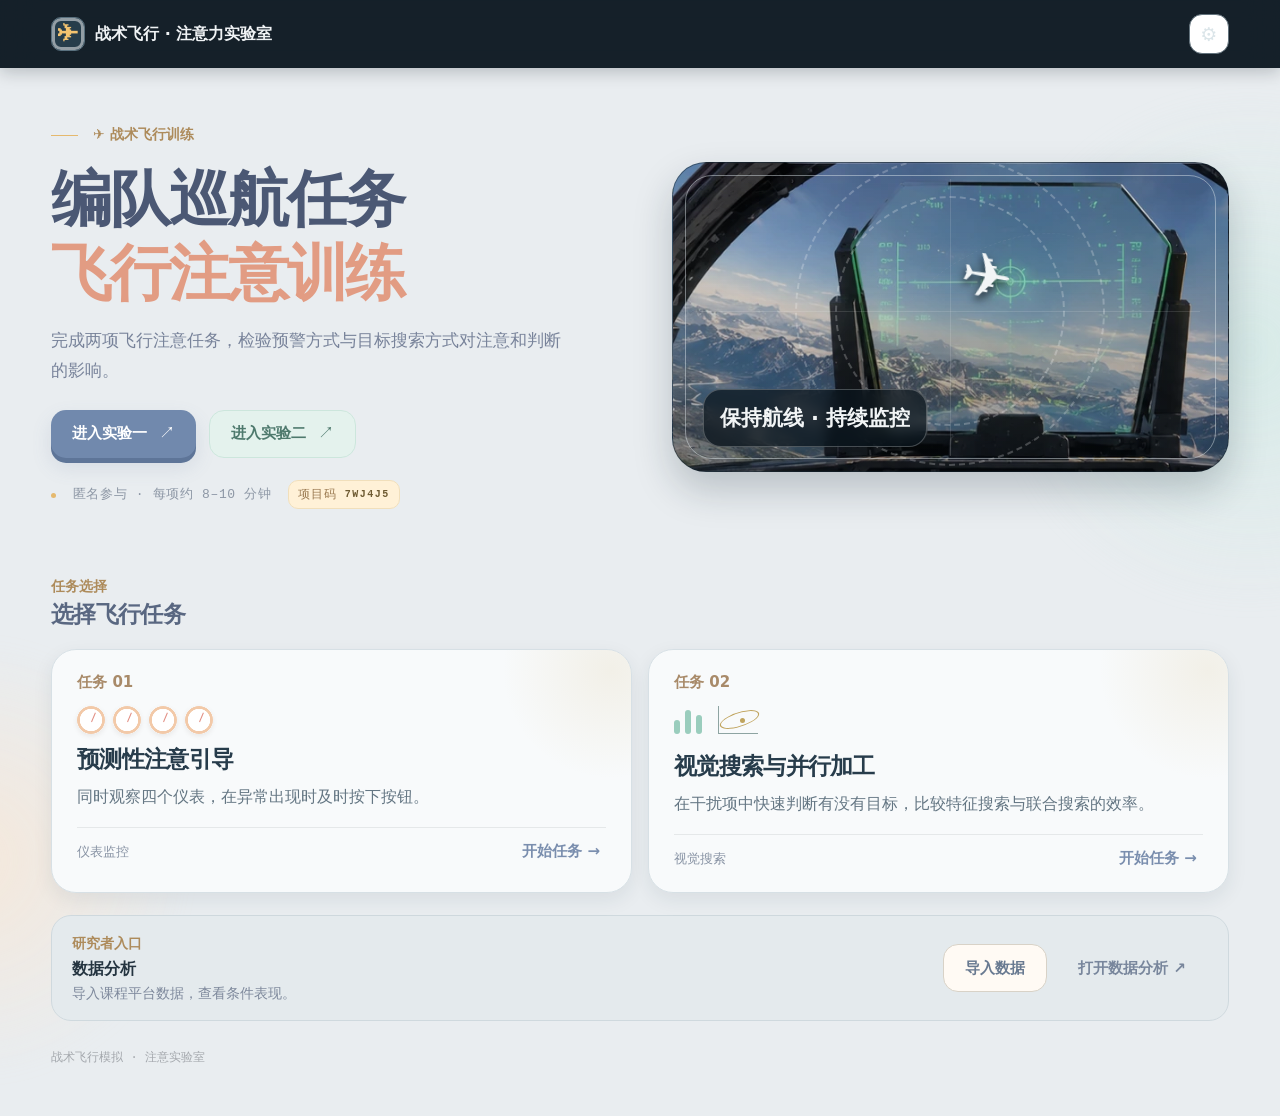
<file: 曾琦霁-202411998306-第二次作业/index.html>
<!doctype html>
<html lang="zh-CN">
<head>
  <meta charset="utf-8">
  <meta name="viewport" content="width=device-width, initial-scale=1">
  <meta name="theme-color" content="#fffaf2">
  <title>NORTHSTAR｜前线飞行注意实验室</title>
  <link rel="icon" href="data:,">
  <link rel="stylesheet" href="styles.css">
</head>
<body>
  <div class="ambient ambient-a"></div><div class="ambient ambient-b"></div>
  <header class="topbar">
    <a class="brand" href="#home" aria-label="返回首页" id="brandHome">
      <span class="brand-mark">✈</span>
      <span><strong>战术飞行 · 注意力实验室</strong></span>
    </a>
    <div class="topbar-right">
      <span class="protocol-label"><i class="status-dot"></i> TACTICAL FLIGHT TRAINING</span>
      <button class="icon-button" id="settingsBtn" title="项目设置" aria-label="项目设置">⚙</button>
    </div>
  </header>

  <main id="appMain">
    <!-- HOME -->
    <section class="screen active" id="screen-home">
      <div class="hero-grid">
        <div class="hero-copy">
          <div class="eyebrow"><span class="eyebrow-line"></span> ✈ 战术飞行训练</div>
          <h1>编队巡航任务<br><em>飞行注意训练</em></h1>
          <p class="hero-lede">完成两项飞行注意任务，检验预警方式与目标搜索方式对注意和判断的影响。</p>
          <div class="hero-actions">
            <button class="btn btn-primary" id="startMonitoring"><span>进入实验一</span><b>↗</b></button>
            <button class="btn btn-secondary" id="startSearch"><span>进入实验二</span><b>↗</b></button>
          </div>
          <div class="hero-footnote"><span class="micro-dot"></span> 匿名参与 · 每项约 8–10 分钟 <span class="project-code-inline">项目码 <b>7WJ4J5</b></span></div>
        </div>
        <div class="hero-visual" aria-hidden="true">
          <div class="radar-ring ring-one"></div><div class="radar-ring ring-two"></div>
          <div class="radar-cross cross-x"></div><div class="radar-cross cross-y"></div>
          <div class="flight-path"></div>
          <div class="hero-plane">✈</div>
          
          
          <div class="hero-visual-caption"><strong>保持航线 · 持续监控</strong></div>
        </div>
      </div>

      <div class="section-heading"><div><span class="eyebrow">任务选择</span><h2>选择飞行任务</h2></div></div>
      <div class="study-grid">
        <article class="study-card study-card-one">
          <div class="study-number">任务 01</div>
          <div class="study-visual mini-gauges"><div class="mini-gauge"><i></i></div><div class="mini-gauge"><i></i></div><div class="mini-gauge"><i></i></div><div class="mini-gauge"><i></i></div></div>
          <h3>预测性注意引导</h3>
          <p>同时观察四个仪表，在异常出现时及时按下按钮。</p>
          <div class="card-bottom"><span>仪表监控</span><button class="text-link" id="cardMonitoring">开始任务 →</button></div>
        </article>
        <article class="study-card study-card-two">
          <div class="study-number">任务 02</div>
          <div class="study-visual mini-display"><div class="mini-bars"><i></i><i></i><i></i></div><div class="mini-plot"><b></b></div></div>
          <h3>视觉搜索与并行加工</h3>
          <p>在干扰项中快速判断有没有目标，比较特征搜索与联合搜索的效率。</p>
          <div class="card-bottom"><span>视觉搜索</span><button class="text-link" id="cardSearch">开始任务 →</button></div>
        </article>
      </div>

      <div class="bottom-tools">
        <div class="tool-copy"><span class="eyebrow">研究者入口</span><strong>数据分析</strong><small>导入课程平台数据，查看条件表现。</small></div>
        <div class="tool-actions"><label class="btn btn-outline file-button">导入数据<input type="file" id="importData" accept=".csv,.json,application/json,text/csv"></label><button class="btn btn-quiet" id="openResults">打开数据分析 ↗</button></div>
      </div>
      <footer class="footer"><span>战术飞行模拟 · 注意实验室</span></footer>
    </section>

    <!-- SETUP -->
    <section class="screen" id="screen-setup">
      <div class="page-heading"><button class="back-link" id="backHome">← 返回任务选择</button><span class="eyebrow">出发前准备</span><h1 id="setupTitle">开始实验</h1><p id="setupSubtitle">请先填写匿名编号并阅读知情同意。</p></div>
      <div class="setup-layout">
        <div class="setup-main panel">
          <div class="panel-heading"><span class="step-index">01</span><div><h2>参与者信息</h2><p>只填写匿名编号，不要填写姓名或学号。</p></div></div>
          <label class="field-label" for="participantId">匿名被试编号 <span>必填</span></label>
          <input class="text-input" id="participantId" maxlength="20" placeholder="例如 P01 / S001" autocomplete="off">
          <div class="field-hint">两个实验请使用同一个编号。</div>
          <div class="divider"></div>
          <div class="panel-heading"><span class="step-index">02</span><div><h2>知情同意</h2><p>请阅读后自主决定是否参加。</p></div></div>
          <div class="consent-copy">
            <p>这是工程心理学课程注意实验。系统会记录匿名编号、任务选择和反应时间。参加完全自愿，你可以随时退出。</p>
            <p>本实验不使用摄像头，也不需要安装任何插件或额外设备，在普通电脑浏览器中即可完成。</p>
          </div>
          <label class="check-row"><input type="checkbox" id="consentCheck"><span><strong>我已阅读上述说明，自愿参加本次实验。</strong><small>必选后才能继续</small></span></label>
          <div class="field-label project-code-label">课程数据项目码 <span>已预设</span></div>
          <input class="text-input" id="projectCode" maxlength="6" value="7WJ4J5" readonly autocomplete="off">
          <div class="field-hint">本项目已配置项目码 7WJ4J5。下载密钥仅供研究者在课程收数页面下载数据，绝不能写入网页或 GitHub。</div>
          <button class="btn btn-primary btn-wide" id="continueSetup">继续 <b>→</b></button>
          <div class="form-error" id="setupError" role="alert"></div>
        </div>
        <aside class="setup-aside">
          <div class="aside-card aside-dark"><span class="eyebrow">出发前小贴士</span><div class="aside-stat"><strong id="setupDuration">07–10</strong><span>分钟左右</span></div><p>请使用电脑完成任务，保持坐姿稳定。开始前会有练习。</p><div class="aside-list"><span>① <b>阅读说明</b></span><span>② <b>练习操作</b></span><span>③ <b>完成任务</b></span></div></div>
          <div class="aside-note"><span class="tiny-shield">◇</span><div><strong>隐私提示</strong><p>本程序不会要求姓名或学号。项目下载密钥不写入前端。</p></div></div>
        </aside>
      </div>
    </section>

    <!-- BRIEFING -->
    <section class="screen" id="screen-briefing">
      <div class="briefing-header"><button class="back-link" id="briefingBack">← 返回</button><span class="eyebrow" id="briefingCode">任务说明</span></div>
      <div class="briefing-grid"><div class="briefing-copy"><h1 id="briefingTitle">飞行前简报</h1><p class="briefing-lede" id="briefingLead"></p><div class="briefing-instructions" id="briefingInstructions"></div><div class="briefing-actions"><button class="btn btn-primary" id="beginExperiment">开始实验 <b>→</b></button></div><p class="field-hint" id="briefingFootnote">确认后进入正式任务，开始前会先进行练习。</p></div><div class="briefing-side" id="briefingSide"></div></div>
    </section>

    <!-- TASK -->
    <section class="screen" id="screen-task">
      <div class="task-topline"><div class="task-brand"><span class="brand-mark small" id="taskBrandMark">✈</span><div><b id="taskBrandTitle">战机编队训练</b><small id="taskSubline">请看好仪表</small></div></div><div class="task-metadata"><span id="taskCondition">条件 A</span><span id="taskCounter">第 1 / 48 次</span></div></div>
      <div class="task-progress"><div id="taskProgressBar"></div></div>
      <div class="flightdeck-scene" id="flightdeckScene">
        <canvas id="cockpit3d" aria-hidden="true"></canvas>
        <div class="windshield"><div class="windshield-sky"><div class="sky-glow"></div><div class="sky-cloud cloud-a"></div><div class="sky-cloud cloud-b"></div><div class="horizon-line"></div><div class="distant-land"></div></div><div class="window-frame frame-left"></div><div class="window-frame frame-right"></div><div class="window-frame frame-top"></div></div>
        <div class="cockpit-canopy canopy-left"></div><div class="cockpit-canopy canopy-right"></div>
        <div class="flightdeck-status"><span class="status-pill"><i class="status-dot"></i><b id="liveStatus">正在监控</b></span><span class="altitude-readout" id="missionClock">航段 00 s</span></div><div class="ambient-event" id="ambientEvent" aria-live="polite"></div>
        <div class="instrument-console" id="instrumentConsole">
          <div class="console-top"><span id="consoleTitle">仪表监控</span><span id="searchLegend" class="rule-hint" hidden>目标：<i class="legend-swatch" data-color="red" data-orient="v"></i> 红色竖条</span></div>
          <div class="gauge-grid" id="gaugeGrid">
            <article class="gauge-card aoi" data-aoi="airspeed"><div class="gauge-head"><span class="gauge-index">01</span><span class="gauge-name">空速</span><span class="gauge-unit">KT</span></div><div class="gauge-body"><div class="dial-wrap"><svg class="dial-svg" viewBox="0 0 180 180" aria-hidden="true"><circle class="dial-rim" cx="90" cy="90" r="82"/><circle class="dial-face" cx="90" cy="90" r="74"/><path class="dial-scale" d="M31 132 A72 72 0 1 1 149 132"/><line class="dial-tick tick-low"/><line class="dial-tick tick-high"/><g class="dial-labels"><text class="tick-low-label"/><text class="tick-high-label"/></g><line class="dial-needle" x1="90" y1="96" x2="90" y2="31"/><circle class="dial-hub" cx="90" cy="96" r="7"/></svg></div><div class="gauge-reading"><strong id="value-airspeed">250</strong><small>正常 190–310</small></div></div></article>
            <article class="gauge-card aoi" data-aoi="altitude"><div class="gauge-head"><span class="gauge-index">02</span><span class="gauge-name">高度</span><span class="gauge-unit">FT</span></div><div class="gauge-body"><div class="dial-wrap"><svg class="dial-svg" viewBox="0 0 180 180" aria-hidden="true"><circle class="dial-rim" cx="90" cy="90" r="82"/><circle class="dial-face" cx="90" cy="90" r="74"/><path class="dial-scale" d="M31 132 A72 72 0 1 1 149 132"/><line class="dial-tick tick-low"/><line class="dial-tick tick-high"/><g class="dial-labels"><text class="tick-low-label"/><text class="tick-high-label"/></g><line class="dial-needle" x1="90" y1="96" x2="90" y2="31"/><circle class="dial-hub" cx="90" cy="96" r="7"/></svg></div><div class="gauge-reading"><strong id="value-altitude">5000</strong><small>正常 3600–6400</small></div></div></article>
            <article class="gauge-card aoi" data-aoi="bank"><div class="gauge-head"><span class="gauge-index">03</span><span class="gauge-name">横滚角</span><span class="gauge-unit">DEG</span></div><div class="gauge-body"><div class="dial-wrap"><svg class="dial-svg" viewBox="0 0 180 180" aria-hidden="true"><circle class="dial-rim" cx="90" cy="90" r="82"/><circle class="dial-face" cx="90" cy="90" r="74"/><path class="dial-scale" d="M31 132 A72 72 0 1 1 149 132"/><line class="dial-tick tick-low"/><line class="dial-tick tick-high"/><g class="dial-labels"><text class="tick-low-label"/><text class="tick-high-label"/></g><line class="dial-needle" x1="90" y1="96" x2="90" y2="31"/><circle class="dial-hub" cx="90" cy="96" r="7"/></svg></div><div class="gauge-reading"><strong id="value-bank">0</strong><small>正常 −18°至+18°</small></div></div></article>
            <article class="gauge-card aoi" data-aoi="temperature"><div class="gauge-head"><span class="gauge-index">04</span><span class="gauge-name">发动机温度</span><span class="gauge-unit">°C</span></div><div class="gauge-body"><div class="dial-wrap"><svg class="dial-svg" viewBox="0 0 180 180" aria-hidden="true"><circle class="dial-rim" cx="90" cy="90" r="82"/><circle class="dial-face" cx="90" cy="90" r="74"/><path class="dial-scale" d="M31 132 A72 72 0 1 1 149 132"/><line class="dial-tick tick-low"/><line class="dial-tick tick-high"/><g class="dial-labels"><text class="tick-low-label"/><text class="tick-high-label"/></g><line class="dial-needle" x1="90" y1="96" x2="90" y2="31"/><circle class="dial-hub" cx="90" cy="96" r="7"/></svg></div><div class="gauge-reading"><strong id="value-temperature">680</strong><small>正常 560–790</small></div></div></article>
          </div>
          <div class="search-stage" id="searchStage" hidden>
            <div class="search-head">
              <span class="search-phase" id="searchPhase">准备</span>
            </div>
            <div class="search-field" id="searchField" role="img" aria-label="视觉搜索区域">
              <div class="search-fixation" aria-hidden="true">+</div>
            </div>
          </div>
        </div>
      </div>
      <div class="task-control-bar">
        <div class="task-instruction"><span class="control-label">现在要做</span><strong id="taskPrompt">持续监控四个仪表。</strong><small id="taskSubPrompt">只有仪表数值越过红色阈值时，才报告异常。</small></div>
        <div class="task-response" id="monitorResponse"><div class="response-hint"><kbd>空格</kbd> 或点击</div><button class="btn btn-alert" id="reportAnomaly">报告异常！</button></div>
        <div class="task-response search-response" id="searchResponse" hidden>
          <div class="response-hint"><kbd>F</kbd> 有目标 <kbd>J</kbd> 无目标</div>
          <div class="response-options" id="searchOptions">
            <button class="response-option" data-value="present" disabled>有目标</button>
            <button class="response-option" data-value="absent" disabled>无目标</button>
          </div>
        </div>
      </div>
      <div class="task-footer"><span id="taskParticipant">PARTICIPANT —</span><button id="exitExperiment" class="abort-link">退出实验</button></div>
    </section>

    <!-- BLOCK BREAK -->
    <section class="screen" id="screen-break">
      <div class="break-card panel"><span class="eyebrow">休息一下</span><div class="break-icon">✈</div><h1 id="breakTitle">阶段完成</h1><p id="breakMessage">请稍作休息，下一阶段即将开始。</p><div class="break-progress" id="breakProgress"></div><button type="button" class="btn btn-primary" id="continueBlock">开始下一组 →</button></div>
    </section>

    <!-- RESULTS -->
    <section class="screen" id="screen-session-results">
      <div class="results-head"><span class="eyebrow">本次结果</span><h1 id="sessionResultTitle">任务完成</h1><p id="sessionResultText">本次实验记录已生成。</p></div>
      <div class="result-stats" id="sessionStats"></div>
      <div class="session-model" id="sessionModel"></div>
      <div class="result-actions"><button class="btn btn-primary" id="submitDataBtn">提交至注意实验室 <b>↗</b></button><button class="btn btn-secondary" id="downloadCsvBtn">下载 CSV</button><button class="btn btn-outline" id="downloadJsonBtn">下载 JSON</button><button class="btn btn-quiet" id="homeAfterResults">返回首页</button></div>
      <div class="submit-status" id="submitStatus" role="status"></div>
      <div class="results-note"><strong>研究解释边界</strong><p id="sessionInterpretation"></p></div>
    </section>

    <!-- GROUP RESULTS -->
    <section class="screen" id="screen-results">
      <div class="page-heading"><button class="back-link" id="resultsHome">← 返回首页</button><span class="eyebrow">DATA ANALYSIS / GROUP REPORT</span><h1>数据与效应分析</h1><p>导入注意实验室下载的 CSV 或 JSON，或查看当前浏览器中保留的本地实验记录。</p></div>
      <div class="results-toolbar panel"><div><strong>数据来源</strong><small id="dataSourceLabel">当前浏览器本地记录</small></div><div class="toolbar-actions"><label class="btn btn-outline file-button">导入 CSV / JSON<input type="file" id="resultsImport" accept=".csv,.json,application/json,text/csv"></label><button class="btn btn-quiet" id="clearImported">清除导入数据</button></div></div>
      <div class="data-overview" id="dataOverview"></div>
      <div class="analysis-grid">
        <article class="panel analysis-panel"><div class="panel-heading"><span class="step-index">01</span><div><h2>实验一 · 仪表监控</h2><p>命中率、虚报率、SDT 与 SEEV 模型对照</p></div></div><div id="monitorAnalysis"></div></article>
        <article class="panel analysis-panel"><div class="panel-heading"><span class="step-index">02</span><div><h2>实验二 · 视觉搜索</h2><p>正确率、反应时斜率与线性模型拟合</p></div></div><div id="searchAnalysis"></div></article>
      </div>
      <div class="results-note"><strong>与原论文比较时的边界</strong><p>实验一是 Senders 多仪表监控逻辑的网页改编版，并未复现原研究的眼动设备、随机信号带宽和全部分析，因此不将本实验的点击反应直接等同于视觉采样频率。实验二采用 Treisman 与 Gelade（1980）的特征／联合搜索任务，操纵搜索集大小并以反应时斜率作为并行加工的指标；新增的预览条件是依据 Watson 与 Humphreys（1997）视觉标记研究设计的改进，并非原论文条件，不能把本项目斜率直接等同于原论文数值。报告应比较效应方向与任务逻辑，并说明刺激材料、呈现设备和样本量的差异。</p></div>
      <div class="result-actions"><button class="btn btn-primary" id="downloadAnalysis">下载分析汇总 CSV</button><button class="btn btn-quiet" id="resultsHomeBottom">返回首页</button></div>
    </section>

    <!-- SETTINGS -->
    <dialog id="settingsDialog" class="settings-dialog"><form method="dialog"><div class="dialog-head"><span class="eyebrow">PROJECT CONFIGURATION</span><button class="icon-button" aria-label="关闭">×</button></div><h2>课程项目设置</h2><p>当前项目码为 7WJ4J5，用于将每个被试完成的实验提交到课程注意实验室。下载密钥仅用于研究者在课程网页下载数据，不能放在本网站。</p><label class="field-label" for="settingsProjectCode">六位项目码</label><input class="text-input" id="settingsProjectCode" maxlength="6" value="7WJ4J5" readonly><div class="dialog-actions"><button class="btn btn-quiet" value="cancel">取消</button><button class="btn btn-primary" id="saveSettings" value="save">保存</button></div><p class="field-hint">项目码已预设为 7WJ4J5。若接口暂时不可用，仍可下载 CSV / JSON 作为备份。</p></form></dialog>
  </main>
  <div class="toast" id="toast" role="status" aria-live="polite"></div>
  <script src="js/core.js"></script>
  <script src="js/monitoring.js"></script>
  <script src="js/search.js"></script>
  <script src="js/cockpit3d.js"></script>
  <script src="js/analysis.js"></script>
  <script src="js/app.js"></script>
</body>
</html>
</file>
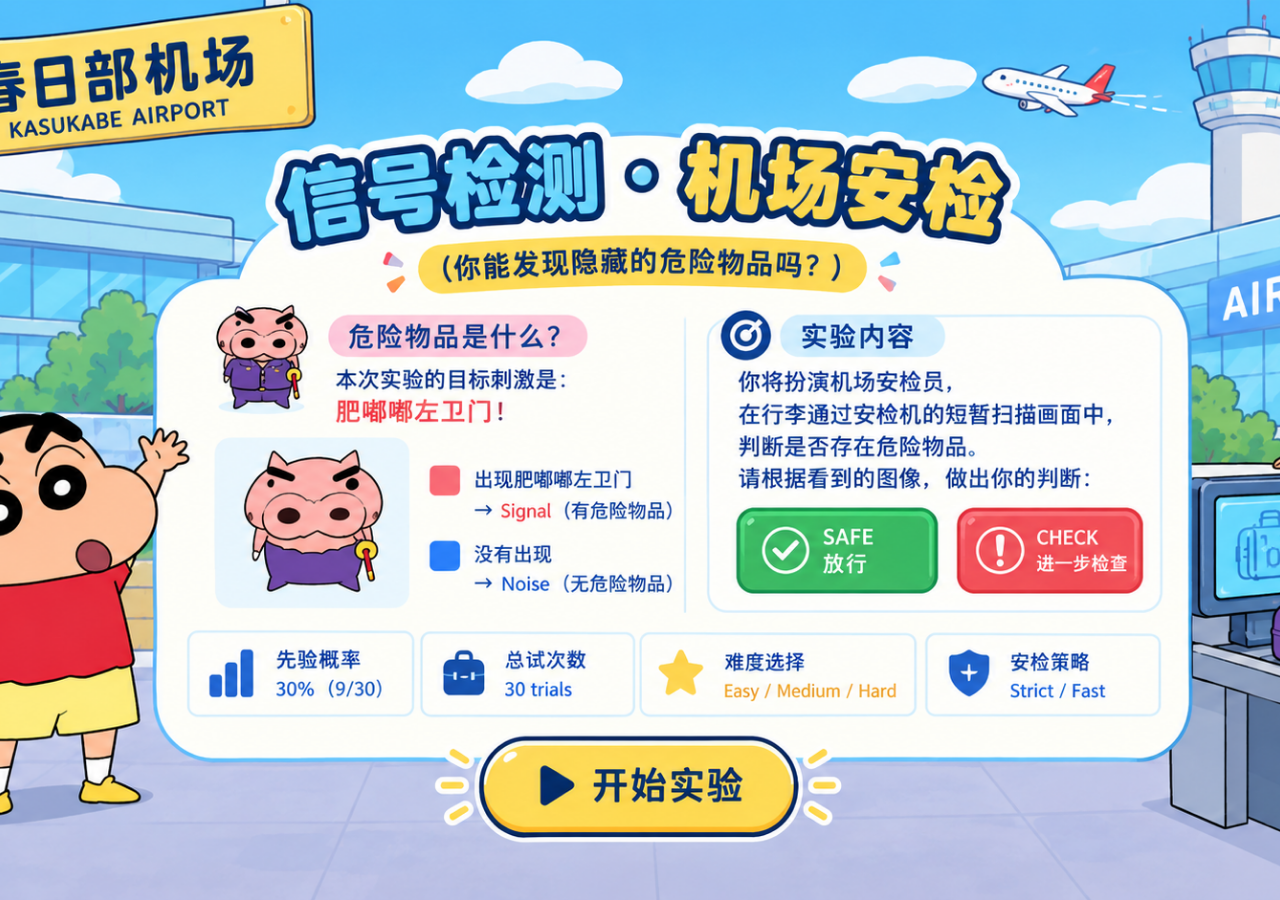
<file: 曾琦霁-第一次个人作业-信号检测论/shinchan-sdt-airport/index.html>
<!doctype html>
<html lang="zh-CN">
<head>
  <meta charset="utf-8">
  <meta name="viewport" content="width=device-width, initial-scale=1">
  <title>春日部机场 · Signal Detection Security Check</title>
  <link rel="stylesheet" href="style.css">
</head>
<body>
<main id="app" class="app-shell">
  <!-- ==================== 首页：实验封面 ==================== -->
  <section id="screen-home" class="screen active home-cover-screen">
    <div class="home-cover-wrap">
      <img class="home-cover-image" src="assets/home-cover.png" alt="春日部机场信号检测与机场安检实验封面">
      <button id="startSetup" class="home-cover-start" aria-label="开始实验">开始实验</button>
    </div>
  </section>

  <!-- ==================== 参数设置：策略与难度 ==================== -->
  <section id="screen-setup" class="screen">
    <div class="topbar"><span>✈ 春日部机场 · 安检中心</span><span>SECURITY SETUP</span></div>
    <div class="setup-card">
      <div class="section-kicker">CHECK-IN COUNTER 01</div><h2>安检任务设置</h2><p class="muted">选择本轮的安检策略与刺激辨别难度。<b>难度</b>改变目标的可辨别程度；<b>策略</b>改变误判的任务代价，从而影响你在不确定时的决策标准。</p>
      <div class="setup-grid">
        <div class="option-group"><h3>01 · 安检策略</h3>
          <button class="choice strategy selected" data-value="strict"><b>🛡 STRICT</b><span>安全优先</span><small>不确定时倾向 CHECK。漏检危险物品 −10 分；误拦普通行李 −2 分。</small></button>
          <button class="choice strategy" data-value="fast"><b>⚡ FAST</b><span>通行优先</span><small>不确定时倾向 SAFE。漏检危险物品 −2 分；误拦普通行李 −10 分。</small></button>
        </div>
        <div class="option-group"><h3>02 · 刺激难度</h3>
          <button class="choice difficulty selected" data-value="easy"><b>EASY</b><span>较清晰</span><small>目标相对明显，遮挡较少。</small></button>
          <button class="choice difficulty" data-value="medium"><b>MEDIUM</b><span>部分遮挡</span><small>目标更小，并有普通物品遮挡。</small></button>
          <button class="choice difficulty" data-value="hard"><b>HARD</b><span>短暂 + 高干扰</span><small>目标更小、遮挡更多、干扰更密集。</small></button>
        </div>
      </div>
      <div class="parameter-strip"><div><strong>30</strong><span>正式 trials</span></div><div><strong>9 / 21</strong><span>Signal / Noise</span></div><div><strong>30%</strong><span>P(S)</span></div><div><strong>SAFE / CHECK</strong><span>二分类响应</span></div></div>
      <div class="setup-actions"><button id="backHome" class="secondary-btn">← 返回</button><button id="startPractice" class="primary-btn">进入练习 →</button></div>
    </div>
  </section>

  <!-- ==================== 练习阶段：3 个熟悉操作的 trial ==================== -->
  <section id="screen-practice" class="screen">
    <div class="topbar"><span>✈ 春日部机场</span><span>PRACTICE <b id="practiceCounter">1 / 3</b></span></div>
    <div class="game-card">
      <div class="mission"><span>TRAINING MODE</span><b id="practiceInstruction">先熟悉一下操作</b></div>
      <div id="practiceScanner" class="scanner"></div>
      <div id="practicePrompt" class="scan-prompt">扫描完成后，请判断这件行李是否需要进一步检查。</div>
      <div class="answer-row"><button class="answer safe" data-answer="safe">SAFE <small>← 放行</small></button><button class="answer check" data-answer="check">CHECK <small>→ 检查</small></button></div>
      <div id="practiceFeedback" class="feedback"></div>
    </div>
  </section>

  <!-- ==================== 正式实验：30 个 SDT trial ==================== -->
  <section id="screen-game" class="screen">
    <div class="topbar"><span>✈ 春日部机场 · SECURITY CHECK</span><span>TRIAL <b id="trialCounter">1 / 30</b></span></div>
    <div class="game-card">
      <div class="status-row"><span id="strategyBadge">STRICT</span><span id="difficultyBadge">EASY</span><span>Signal base rate: <b>30%</b></span></div>
      <div class="game-intro-strip">
        <div class="game-mascot"><img src="assets/buriburi-transparent.png" alt="肥嘟嘟左卫门"><span>安检监督员</span></div>
        <div><strong>目标：发现肥嘟嘟左卫门</strong><small>请观察 1.8 秒的扫描过程。扫描结束后再作出判断。</small><div class="strategy-live"><b id="strategyInstruction">安全优先：漏检危险物品的代价更高。</b><span id="strategyCost">漏检 −10｜误拦 −2</span></div></div>
        <div class="live-score">本轮得分<strong id="liveScore">0</strong></div>
      </div>
      <div id="scanState" class="scan-state">行李正在进入扫描通道…</div>
      <div id="scanner" class="scanner"></div>
      <div id="responsePrompt" class="scan-prompt muted">请等待扫描完成</div>
      <div class="answer-row"><button class="answer safe" data-answer="safe" disabled>SAFE <small>← 放行</small></button><button class="answer check" data-answer="check" disabled>CHECK <small>→ 检查</small></button></div>
      <p class="keyboard-hint">扫描完成后：← SAFE　→ CHECK</p>
    </div>
  </section>

  <!-- ==================== 结果页：SDT 指标、加分项与多轮比较 ==================== -->
  <section id="screen-results" class="screen">
    <div class="topbar"><span>✈ 春日部机场</span><span>SECURITY REPORT</span></div>
    <div class="results-card">
      <div class="result-header"><div><span class="eyebrow">SECURITY CHECK COMPLETE</span><h2>本轮安检报告</h2><p id="resultMeta" class="muted"></p></div><div class="stamp">CHECK<br>COMPLETE</div></div>
      <div class="completion-banner"><span>✓</span><div><strong>30 / 30 行李检查完成</strong><small>你可以查看本轮 SDT 结果，也可以立即开始下一轮。</small></div></div>
      <div class="metric-grid"><div><span>Hit</span><strong id="mHit">–</strong></div><div><span>Miss</span><strong id="mMiss">–</strong></div><div><span>False Alarm</span><strong id="mFA">–</strong></div><div><span>Correct Rejection</span><strong id="mCR">–</strong></div></div>
      <div class="score-grid"><div><span>策略得分</span><strong id="mScore">–</strong><small>按本轮策略计算</small></div><div><span>漏检代价</span><strong id="mMissCost">–</strong></div><div><span>误拦代价</span><strong id="mFACost">–</strong></div></div>
      <div class="rate-grid"><div><span>Hit Rate P(H)</span><strong id="mHR">–</strong></div><div><span>False Alarm Rate P(FA)</span><strong id="mFAR">–</strong></div><div><span>Overall Accuracy</span><strong id="mAccuracy">–</strong></div><div><span>Sensitivity d′</span><strong id="mDprime">–</strong></div><div><span>Criterion c</span><strong id="mC">–</strong></div></div>
      <!-- 本轮实验结果：根据真实反应数据计算 -->
      <div class="analysis-grid"><div class="chart-card"><h3>Signal / Noise evidence</h3><canvas id="distCanvas" width="620" height="250"></canvas><p class="chart-note">示意：根据本轮 d′ 与 c 展示 Signal/Noise 分布和决策标准。d′ 反映辨别能力，c 反映决策倾向。</p></div><div class="chart-card"><h3>Theoretical ROC</h3><canvas id="rocCanvas" width="620" height="250"></canvas><p class="chart-note">理论 ROC 用于展示不同决策标准下的敏感性—虚报权衡。</p></div></div>
      <div class="strategy-note"><strong>为什么策略会影响结果？</strong><span>STRICT 把漏检的代价设得更高，FAST 把误拦的代价设得更高。策略不改变刺激本身的难度，而是改变“不确定时怎么选”，因此主要反映在决策标准 <b>c</b> 和最终任务得分上。</span></div>
      <!-- 加分项：独立于正式实验的 SDT 概念交互演示 -->
      <div class="bonus-card"><div><h3>互动概念可视化 · 独立于本轮实验</h3><p>这里是一个独立的 SDT 概念演示，不使用本轮实验的 d′、c 或反应数据。分别调节 <b>d′</b>（辨别能力）和 <b>c</b>（决策标准），观察 Signal / Noise 分布以及 ROC 曲线和当前决策点如何即时变化。</p><div class="concept-controls"><label>d′（辨别能力）：<input id="demoDSlider" type="range" min="0" max="3" step="0.05" value="1.50"><b id="demoDValue">1.50</b></label><label>Criterion c：<input id="criterionSlider" type="range" min="-2" max="2" step="0.05" value="0"><b id="criterionValue">0.00</b></label></div><div class="concept-readout"><span>理论 P(H) <b id="criterionHR">–</b></span><span>理论 P(FA) <b id="criterionFAR">–</b></span></div><div class="concept-chart-grid"><div><h4>Signal / Noise 分布</h4><canvas id="demoDistCanvas" width="620" height="240"></canvas></div><div><h4>ROC 曲线</h4><canvas id="demoROCCanvas" width="620" height="240"></canvas></div></div></div></div>
      <!-- 加分项：localStorage 多轮数据比较 -->
      <div class="history-card"><div class="history-head"><h3>多轮实验数据对比</h3><label>比较指标 <select id="compareMetric"><option value="d">d′</option><option value="c">c</option><option value="score">策略得分</option><option value="accuracy">准确率</option></select></label></div><canvas id="compareCanvas" width="1000" height="240"></canvas><div id="historyTable"></div></div>
      <div class="result-actions"><button id="again" class="primary-btn">再进行一轮 →</button><button id="home" class="secondary-btn">返回首页</button></div>
    </div>
  </section>
</main>
<script src="script.js"></script>
</body>
</html>
</file>
<file: 曾琦霁-202411998306-第二次作业/styles.css>
:root{--ink:#14212c;--muted:#71808c;--paper:#f2f4f4;--panel:#fbfcfb;--line:#d9e0e1;--navy:#142532;--navy2:#1e3444;--gold:#c5a65c;--mint:#a9c9bd;--cyan:#8db9c4;--amber:#e6aa51;--red:#d46b5d;--green:#70a590;--mono:'DM Mono',monospace;--sans:'Manrope','Noto Sans SC',sans-serif;--shadow:0 24px 70px rgba(10,23,32,.1)}
*{box-sizing:border-box}html{scroll-behavior:smooth}body{margin:0;background:var(--paper);color:var(--ink);font-family:var(--sans);min-height:100vh;overflow-x:hidden}button,input{font:inherit}button{cursor:pointer}button:focus-visible,input:focus-visible{outline:3px solid #84b2bd;outline-offset:3px}.ambient{position:fixed;z-index:-1;pointer-events:none;border-radius:50%;filter:blur(2px)}.ambient-a{width:540px;height:540px;right:-240px;top:80px;background:radial-gradient(circle,rgba(187,209,204,.35),transparent 68%)}.ambient-b{width:440px;height:440px;left:-250px;bottom:-180px;background:radial-gradient(circle,rgba(219,204,165,.2),transparent 70%)}
.topbar{height:76px;display:flex;align-items:center;justify-content:space-between;padding:0 clamp(22px,5vw,76px);border-bottom:1px solid rgba(20,37,50,.09);background:rgba(246,248,247,.76);backdrop-filter:blur(16px);position:sticky;top:0;z-index:40}.brand{display:flex;align-items:center;gap:12px;text-decoration:none;color:var(--ink)}.brand-mark{width:34px;height:34px;display:grid;place-items:center;border:1px solid var(--gold);border-radius:10px;color:#a1813f;font-family:var(--mono);font-weight:500;font-size:17px;box-shadow:inset 0 0 0 3px rgba(197,166,92,.12)}.brand-mark.small{width:27px;height:27px;border-radius:7px;font-size:13px}.brand strong{display:block;font-size:12px;letter-spacing:.2em;font-weight:800}.brand small{display:block;margin-top:3px;font:9px var(--mono);letter-spacing:.17em;color:var(--muted)}.topbar-right{display:flex;align-items:center;gap:20px}.protocol-label{font:10px var(--mono);letter-spacing:.14em;color:#63727b}.status-dot,.micro-dot{display:inline-block;width:6px;height:6px;border-radius:50%;background:#6fa58f;box-shadow:0 0 0 4px rgba(111,165,143,.13);margin-right:8px}.icon-button{width:34px;height:34px;border-radius:9px;border:1px solid var(--line);background:#fff;color:#63727b;font-size:17px;display:grid;place-items:center}
#appMain{max-width:1440px;margin:0 auto;padding:0 clamp(22px,5vw,76px) 50px}.screen{display:none;animation:screenIn .45s ease both}.screen.active{display:block}@keyframes screenIn{from{opacity:0;transform:translateY(9px)}to{opacity:1;transform:none}}.eyebrow{font:10px var(--mono);letter-spacing:.19em;color:#a18448}.eyebrow-line{display:inline-block;width:27px;height:1px;background:var(--gold);vertical-align:middle;margin-right:10px}.hero-grid{display:grid;grid-template-columns:1fr .95fr;gap:54px;align-items:center;padding:65px 0 67px;min-height:430px}.hero-copy{padding:10px 0}.hero-copy h1{font-size:clamp(40px,5vw,68px);line-height:1.17;letter-spacing:-.045em;font-weight:700;margin:24px 0 17px}.hero-copy h1 em{font-style:normal;color:#9a7e45}.hero-lede{font-size:14px;line-height:1.95;color:#6a7780;max-width:530px}.hero-actions{display:flex;gap:12px;margin-top:30px}.btn{border:0;border-radius:8px;padding:0 19px;height:46px;display:inline-flex;align-items:center;justify-content:center;gap:22px;font-size:12px;font-weight:700;letter-spacing:.02em;transition:transform .2s,box-shadow .2s,background .2s}.btn:hover{transform:translateY(-2px);box-shadow:0 9px 22px rgba(12,31,43,.13)}.btn b{font:16px var(--mono);font-weight:400}.btn-primary{background:var(--navy);color:#fff;box-shadow:0 6px 14px rgba(20,37,50,.15)}.btn-primary:hover{background:#233e51}.btn-secondary{background:#e4ebe9;color:#294251;border:1px solid #d2ddda}.btn-outline{background:transparent;border:1px solid #b7c5c7;color:#354f5c}.btn-quiet{background:transparent;color:#75848c;border:1px solid transparent}.btn-wide{width:100%;margin-top:25px}.hero-footnote{margin-top:20px;color:#8a969b;font:10px var(--mono);letter-spacing:.05em}.project-code-inline{display:inline-flex;align-items:center;gap:7px;margin-left:10px;padding:4px 8px;border:1px solid rgba(161,129,63,.28);border-radius:5px;color:#9b8049;font-size:9px;letter-spacing:.1em;background:rgba(197,166,92,.07)}.project-code-inline b{font-size:10px;color:#6e5a31;letter-spacing:.15em}.micro-dot{width:5px;height:5px;margin-right:8px;background:var(--gold);box-shadow:none}
.hero-visual{height:330px;position:relative;border-radius:17px;overflow:hidden;background:radial-gradient(circle at 57% 45%,rgba(161,185,184,.17),transparent 33%),linear-gradient(135deg,#263c48 0%,#142a37 44%,#101e28 100%);box-shadow:0 22px 52px rgba(15,31,42,.17);border:1px solid rgba(255,255,255,.28)}.hero-visual:before{content:"";position:absolute;inset:13px;border:1px solid rgba(213,197,153,.23);border-radius:12px}.hero-visual:after{content:"";position:absolute;width:80%;height:1px;left:10%;top:50%;background:linear-gradient(90deg,transparent,rgba(202,186,145,.26),transparent)}.radar-ring{position:absolute;border:1px solid rgba(166,195,192,.19);border-radius:50%;left:50%;top:48%;transform:translate(-50%,-50%)}.ring-one{width:230px;height:230px}.ring-two{width:310px;height:310px}.radar-cross{position:absolute;background:rgba(166,195,192,.13)}.cross-x{height:1px;width:90%;top:48%;left:5%}.cross-y{width:1px;height:90%;left:50%;top:5%}.flight-path{position:absolute;width:230px;height:125px;border-top:1px dashed rgba(202,186,145,.7);border-radius:50%;left:38%;top:27%;transform:rotate(-27deg)}.hero-plane{position:absolute;left:58%;top:28%;color:#d8c494;font-size:24px;transform:rotate(40deg);text-shadow:0 0 19px rgba(206,180,123,.55)}.hero-coordinate{position:absolute;color:rgba(222,231,224,.7);font:9px/1.7 var(--mono);letter-spacing:.08em}.coord-a{top:25px;left:27px}.coord-b{bottom:27px;right:28px;text-align:right}.hero-visual-caption{position:absolute;bottom:23px;left:27px;color:#d9e3df}.hero-visual-caption span{display:block;font:8px var(--mono);letter-spacing:.18em;color:#a7c4bd}.hero-visual-caption strong{display:block;font:25px var(--mono);margin:4px 0}.hero-visual-caption small{font:8px var(--mono);letter-spacing:.15em;color:#849aa0}
.section-heading{display:flex;align-items:end;justify-content:space-between;margin:0 0 20px}.section-heading h2{font-size:23px;margin:7px 0 0;letter-spacing:-.03em}.section-meta{font:9px var(--mono);letter-spacing:.14em;color:#8e9a9c;padding-bottom:5px}.study-grid{display:grid;grid-template-columns:1fr 1fr;gap:17px}.study-card{min-height:252px;border:1px solid #d9e1e0;border-radius:13px;background:rgba(255,255,255,.63);padding:22px 25px 18px;position:relative;overflow:hidden}.study-card:after{content:"";position:absolute;width:220px;height:220px;right:-90px;top:-90px;border-radius:50%;background:radial-gradient(circle,rgba(197,166,92,.12),transparent 70%);pointer-events:none}.study-number{font:13px var(--mono);color:#9c7e42;letter-spacing:.04em}.study-number span{font:9px var(--mono);color:#91a0a4;margin-left:9px;letter-spacing:.13em}.study-card h3{font-size:19px;letter-spacing:-.03em;margin:7px 0 5px}.study-card p{max-width:500px;color:#7b888e;font-size:12px;line-height:1.7;margin:0 0 17px}.card-bottom{border-top:1px solid #e3e8e7;padding-top:13px;display:flex;justify-content:space-between;align-items:center;color:#99a4a7;font:9px var(--mono);letter-spacing:.08em}.text-link{border:0;background:transparent;color:#8a7449;font-size:11px;font-weight:700}.mini-gauges{display:flex;gap:8px;margin:14px 0 3px}.mini-gauge{width:28px;height:28px;border-radius:50%;background:radial-gradient(circle at 50% 50%,#344b59 0 55%,#172d3a 58% 68%,#b59a60 70% 74%,#172d3a 76%);position:relative}.mini-gauge i{position:absolute;width:1px;height:10px;background:#e6d6af;left:50%;top:6px;transform:rotate(23deg);transform-origin:bottom}.mini-display{height:42px;display:flex;align-items:center;gap:16px;margin:7px 0 0}.mini-bars{display:flex;gap:5px;align-items:end;height:28px}.mini-bars i{display:block;width:6px;border-radius:3px;background:#698f90}.mini-bars i:nth-child(1){height:14px}.mini-bars i:nth-child(2){height:24px}.mini-bars i:nth-child(3){height:19px}.mini-plot{width:40px;height:28px;border-left:1px solid #8ea4a2;border-bottom:1px solid #8ea4a2;position:relative}.mini-plot:before{content:"";position:absolute;left:3px;bottom:5px;width:33px;height:15px;border:1px solid #c0a45e;transform:skew(-30deg) rotate(-15deg);border-radius:50%}.mini-plot b{position:absolute;left:21px;bottom:10px;width:5px;height:5px;border-radius:50%;background:#c0a45e}
.bottom-tools{display:flex;align-items:center;justify-content:space-between;margin-top:22px;padding:18px 22px;background:#e8eeec;border:1px solid #dce5e2;border-radius:11px}.tool-copy strong{display:block;margin:6px 0 3px;font-size:14px}.tool-copy small{color:#79868b;font-size:11px}.tool-actions{display:flex;gap:9px}.file-button{position:relative;overflow:hidden;gap:8px}.file-button input{position:absolute;inset:0;opacity:0;cursor:pointer}.footer{display:flex;justify-content:space-between;color:#a2adaf;font:8px var(--mono);letter-spacing:.13em;padding-top:28px}
.page-heading{padding:42px 0 23px}.back-link{border:0;background:none;padding:0;color:#859197;font-size:11px;margin-bottom:24px}.page-heading h1{font-size:37px;letter-spacing:-.045em;margin:10px 0 8px}.page-heading p{font-size:13px;color:#7f8b90;margin:0}.setup-layout{display:grid;grid-template-columns:minmax(0,1.4fr) minmax(270px,.72fr);gap:20px;align-items:start}.panel{background:rgba(255,255,255,.78);border:1px solid #dce3e2;border-radius:13px;box-shadow:0 12px 35px rgba(20,40,50,.045)}.setup-main{padding:27px 30px}.panel-heading{display:flex;align-items:center;gap:13px;margin-bottom:18px}.panel-heading h2{font-size:16px;margin:0 0 4px}.panel-heading p{margin:0;color:#89969a;font-size:11px}.step-index{width:32px;height:32px;border:1px solid #d0c39e;border-radius:9px;display:grid;place-items:center;color:#9b8049;font:11px var(--mono)}.field-label{display:block;font-size:11px;font-weight:700;margin:16px 0 8px}.field-label span{float:right;color:#a18448;font:9px var(--mono);letter-spacing:.08em}.text-input{height:43px;border:1px solid #d4dddc;border-radius:7px;background:#fff;width:100%;padding:0 13px;font-size:12px;color:var(--ink)}.text-input:focus{outline:2px solid rgba(126,168,172,.35);border-color:#8cb3b6}.field-hint{font-size:10px;color:#9aa5a8;line-height:1.6;margin-top:7px}.divider{height:1px;background:#e6ebea;margin:23px 0}.consent-copy{background:#f3f6f5;padding:15px 17px;border-radius:8px;border:1px solid #e5ebea;color:#6f7c81;font-size:11px;line-height:1.85}.consent-copy p{margin:0 0 9px}.consent-copy p:last-child{margin:0}.check-row{display:flex;align-items:flex-start;gap:10px;margin-top:15px;font-size:11px;cursor:pointer}.check-row input{margin-top:2px;accent-color:#375c66}.check-row small{display:block;color:#98a2a4;font-size:9px;margin-top:3px}.optional-check{margin-bottom:17px}.project-code-label{margin-top:11px}.setup-aside{display:flex;flex-direction:column;gap:13px}.aside-card{border-radius:13px;padding:24px}.aside-dark{background:linear-gradient(145deg,#1e3846,#10232e);color:#ecf1ec;min-height:300px;box-shadow:0 15px 35px rgba(15,35,47,.15)}.aside-dark .eyebrow{color:#c4ad75}.aside-stat{display:flex;align-items:end;gap:9px;margin:21px 0 7px}.aside-stat strong{font:34px var(--mono);color:#d8c28b}.aside-stat span{font:9px var(--mono);color:#a0b1b2;margin-bottom:7px}.aside-dark p{font-size:11px;line-height:1.8;color:#b5c4c4;margin:0 0 19px}.aside-list{display:grid;grid-template-columns:1fr 1fr;gap:10px 13px;border-top:1px solid rgba(255,255,255,.12);padding-top:16px}.aside-list span{font:9px var(--mono);color:#91aaa9}.aside-list b{font:10px var(--sans);color:#edf0e8;margin-left:4px}.aside-note{display:flex;gap:12px;background:#e8eeeb;padding:16px;border-radius:10px;color:#5e747b}.tiny-shield{font-size:19px;color:#a78a4d}.aside-note strong{font-size:11px}.aside-note p{font-size:10px;color:#849194;line-height:1.7;margin:4px 0 0}.form-error{color:#b54d43;font-size:11px;margin-top:10px;min-height:15px}
.briefing-header{padding:28px 0 0;display:flex;flex-direction:column}.briefing-grid{display:grid;grid-template-columns:1.15fr .85fr;gap:30px;padding:22px 0 50px}.briefing-copy h1{font-size:42px;letter-spacing:-.05em;margin:12px 0}.briefing-lede{max-width:650px;color:#75838a;font-size:14px;line-height:1.8}.briefing-instructions{margin-top:25px}.briefing-instructions h3{font-size:14px;margin:18px 0 8px}.briefing-instructions p,.briefing-instructions li{font-size:12px;line-height:1.9;color:#748289}.briefing-instructions ul{padding-left:18px}.threshold-table{width:100%;border-collapse:collapse;margin:15px 0 19px;background:rgba(255,255,255,.55);border-radius:8px;overflow:hidden}.threshold-table th,.threshold-table td{text-align:left;padding:10px 12px;border-bottom:1px solid #e3e9e7;font-size:10px}.threshold-table th{font:9px var(--mono);letter-spacing:.08em;color:#9a804b;background:#f4f2eb}.threshold-table td{color:#596a73}.threshold-table tr:last-child td{border:0}.briefing-actions{display:flex;gap:10px;margin-top:22px}.briefing-footnote{font-size:10px;color:#9ba6a8}.briefing-side{border-radius:14px;background:linear-gradient(140deg,#18313e,#0f202a);color:white;min-height:360px;padding:26px;position:relative;overflow:hidden;box-shadow:var(--shadow)}.briefing-side:after{content:"";position:absolute;width:380px;height:380px;border:1px solid rgba(197,166,92,.2);border-radius:50%;right:-160px;bottom:-210px;box-shadow:0 0 0 24px rgba(197,166,92,.035),0 0 0 56px rgba(197,166,92,.025)}.briefing-side .side-stat{position:relative;z-index:1;margin-top:65px}.side-stat strong{font:45px var(--mono);display:block;color:#ddc78d}.side-stat span{font:9px var(--mono);color:#a4b9b8;letter-spacing:.15em}.briefing-side p{position:relative;z-index:1;max-width:280px;font-size:11px;color:#b2c1c2;line-height:1.8}.briefing-side .eyebrow{color:#c6b17b}.briefing-side .side-lines{border-top:1px solid rgba(255,255,255,.13);padding-top:16px;position:relative;z-index:1;margin-top:25px;display:flex;justify-content:space-between;font:9px var(--mono);color:#91a9aa}
.calibration-panel{padding:22px;margin-bottom:60px}.calibration-top,.calibration-bottom{display:flex;justify-content:space-between;align-items:center;font-size:11px;color:#77868a}.calibration-stage{height:350px;margin:15px 0;position:relative;background:linear-gradient(135deg,#edf2f0,#f8f9f7);border:1px solid #e0e7e4;border-radius:9px}.cal-point{position:absolute;width:16px;height:16px;border-radius:50%;border:3px solid #fff;background:#b08d48;box-shadow:0 0 0 2px #b08d48;transform:translate(-50%,-50%);display:none}.cal-point.active{display:block;animation:pulsePoint 1s infinite}.cal-point.done{display:block;background:#659b82;box-shadow:0 0 0 2px #659b82}.cal-point:nth-child(1){left:8%;top:10%}.cal-point:nth-child(2){left:50%;top:10%}.cal-point:nth-child(3){left:92%;top:10%}.cal-point:nth-child(4){left:8%;top:50%}.cal-point:nth-child(5){left:50%;top:50%}.cal-point:nth-child(6){left:92%;top:50%}.cal-point:nth-child(7){left:8%;top:90%}.cal-point:nth-child(8){left:50%;top:90%}.cal-point:nth-child(9){left:92%;top:90%}@keyframes pulsePoint{50%{box-shadow:0 0 0 8px rgba(176,141,72,.18)}}.calibration-bottom p{max-width:560px;font-size:10px;color:#98a3a5}
/* Flight deck */
#screen-task{padding-top:19px}.task-topline{display:flex;justify-content:space-between;align-items:center;padding:0 0 11px}.task-brand{display:flex;align-items:center;gap:10px}.task-brand b{display:block;font:10px var(--mono);letter-spacing:.13em}.task-brand small{display:block;margin-top:4px;color:#89969b;font:8px var(--mono);letter-spacing:.1em}.task-metadata{display:flex;gap:18px;color:#849298;font:9px var(--mono);letter-spacing:.1em}.task-progress{height:3px;background:#dbe3e0;border-radius:10px;overflow:hidden;margin-bottom:16px}.task-progress div{height:100%;width:0;background:linear-gradient(90deg,#a8905e,#769c91);transition:width .2s}.flightdeck-scene{height:min(67vh,650px);min-height:515px;position:relative;overflow:hidden;border-radius:16px;background:linear-gradient(180deg,#192f3d 0%,#1b3642 45%,#15252f 100%);box-shadow:0 24px 55px rgba(13,30,40,.22);border:1px solid rgba(19,38,49,.4);isolation:isolate}.windshield{position:absolute;left:5%;right:5%;top:0;height:42%;clip-path:polygon(7% 0,93% 0,100% 100%,0 100%);overflow:hidden;border-left:7px solid #091720;border-right:7px solid #091720;border-bottom:9px solid #0b1b25;background:#89a9ab}.windshield-sky{position:absolute;inset:0;background:linear-gradient(180deg,#aec9ca 0%,#95b6ba 37%,#c6c9b5 67%,#7d958c 100%);overflow:hidden}.sky-glow{position:absolute;width:360px;height:150px;left:35%;top:18%;border-radius:50%;background:radial-gradient(ellipse,rgba(255,237,198,.75),transparent 68%)}.sky-cloud{position:absolute;background:rgba(246,248,231,.28);filter:blur(12px);border-radius:50%}.cloud-a{width:310px;height:65px;left:7%;top:35%}.cloud-b{width:260px;height:52px;right:9%;top:26%}.horizon-line{position:absolute;bottom:21%;left:0;right:0;height:2px;background:rgba(220,226,208,.46);box-shadow:0 6px 20px rgba(46,68,59,.22)}.distant-land{position:absolute;bottom:0;left:0;right:0;height:21%;background:linear-gradient(170deg,transparent 0 12%,rgba(77,103,91,.28) 13% 100%)}.window-frame{position:absolute;z-index:2;background:linear-gradient(90deg,#07151e,#263d49 48%,#081721);box-shadow:inset 0 0 0 1px rgba(201,185,148,.17)}.frame-left{top:0;left:4.5%;width:13px;height:42%;transform:skew(-10deg)}.frame-right{top:0;right:4.5%;width:13px;height:42%;transform:skew(10deg)}.frame-top{top:0;left:10%;right:10%;height:9px}.cockpit-canopy{position:absolute;z-index:3;top:0;bottom:0;width:12%;background:linear-gradient(90deg,#07151d,#182e3a 25%,rgba(18,37,49,.2) 100%);opacity:.92}.canopy-left{left:0;clip-path:polygon(0 0,100% 0,38% 100%,0 100%)}.canopy-right{right:0;transform:scaleX(-1);clip-path:polygon(0 0,100% 0,38% 100%,0 100%)}.flightdeck-status{position:absolute;top:15px;left:24px;right:24px;z-index:5;display:flex;align-items:center;justify-content:space-between}.status-pill{padding:7px 10px;border:1px solid rgba(255,255,255,.22);background:rgba(13,30,39,.45);backdrop-filter:blur(6px);border-radius:30px;color:#dbe5df;font:8px var(--mono);letter-spacing:.12em}.status-pill .status-dot{width:5px;height:5px;margin-right:7px}.altitude-readout{font:8px var(--mono);letter-spacing:.1em;color:rgba(255,255,255,.68)}.instrument-console{position:absolute;left:5%;right:5%;bottom:3.5%;z-index:4;min-height:64%;background:linear-gradient(160deg,#273d4a 0%,#101e28 52%,#0a1720 100%);border:1px solid rgba(190,173,133,.46);border-radius:17px 17px 13px 13px;box-shadow:0 22px 48px rgba(1,7,12,.55),inset 0 2px 3px rgba(255,255,255,.14),inset 0 -8px 16px rgba(0,0,0,.25);padding:13px 17px 10px;transform:perspective(1100px) rotateX(2deg);transform-origin:bottom}.instrument-console:before{content:"";position:absolute;left:0;right:0;top:0;height:5px;border-radius:17px 17px 0 0;background:linear-gradient(90deg,#1d313e,#b39b65,#263d49)}.console-top,.console-bottom{display:flex;justify-content:space-between;align-items:center;color:#8da4a8;font:8px var(--mono);letter-spacing:.13em}.console-top{padding:4px 3px 9px}.console-top i{color:#c4aa68;font-style:normal}.gauge-grid{display:grid;grid-template-columns:repeat(4,minmax(0,1fr));gap:12px;align-items:stretch}.gauge-card{border:1px solid rgba(183,198,193,.19);border-radius:9px;background:linear-gradient(145deg,rgba(12,27,36,.83),rgba(28,45,54,.87));padding:9px 8px 8px;position:relative;transition:border-color .15s,box-shadow .15s}.gauge-card:after{content:"";position:absolute;inset:3px;border-radius:6px;border:1px solid rgba(255,255,255,.035);pointer-events:none}.gauge-head{display:flex;align-items:center;gap:6px;color:#d1dcd7}.gauge-index{font:8px var(--mono);color:#9e8c5f}.gauge-name{font:8px var(--mono);letter-spacing:.12em;white-space:nowrap}.gauge-unit{margin-left:auto;color:#839a9e;font:7px var(--mono)}.gauge-body{display:flex;align-items:center;justify-content:center;gap:5px;margin-top:3px}.dial-wrap{width:min(49%,140px);min-width:92px}.dial-svg{width:100%;display:block;overflow:visible}.dial-rim{fill:#101d25;stroke:#917d50;stroke-width:3}.dial-face{fill:url(#none);fill:#1d303b;stroke:#52636a;stroke-width:1}.dial-scale{fill:none;stroke:#9aa8a3;stroke-width:2;opacity:.8}.dial-tick{fill:none;stroke:#d46b5d;stroke-width:3;stroke-linecap:round}.dial-labels text{fill:#e1a69d;font:7px var(--mono)}.dial-labels{fill:#b6c2ba;font:8px var(--mono)}.dial-needle{stroke:#e8cf92;stroke-width:2.4;stroke-linecap:round;transform-origin:90px 96px;filter:drop-shadow(0 0 3px rgba(232,207,146,.3))}.dial-hub{fill:#d5bd82;stroke:#4c5c5c;stroke-width:2}.gauge-reading{min-width:0}.gauge-reading strong{display:block;color:#edf0df;font:clamp(13px,1.5vw,20px) var(--mono);white-space:nowrap}.gauge-reading small{display:block;margin-top:6px;color:#8da4a2;font:7px var(--mono);white-space:nowrap;letter-spacing:-.02em}.gauge-card.cued{border-color:#e1ab58;box-shadow:0 0 0 2px rgba(230,170,81,.25),0 0 24px rgba(230,170,81,.17)}.gauge-card.actual-alert{border-color:#cf6a5c;box-shadow:0 0 0 2px rgba(207,106,92,.23),0 0 23px rgba(207,106,92,.17)}.console-bottom{padding:8px 3px 0;color:#7d9298;font-size:7px}.task-control-bar{display:flex;align-items:center;justify-content:space-between;gap:20px;padding:15px 19px;margin-top:12px;border:1px solid #d9e1df;border-radius:12px;background:rgba(255,255,255,.74)}.task-instruction{display:flex;flex-direction:column;gap:4px}.control-label{font:8px var(--mono);letter-spacing:.14em;color:#a18448}.task-instruction strong{font-size:13px}.task-instruction small{font-size:10px;color:#849196}.task-response{display:flex;align-items:center;gap:12px}.response-hint{font:8px var(--mono);color:#a0abad;letter-spacing:.1em}.response-hint kbd{border:1px solid #cfd8d5;border-radius:4px;padding:4px 7px;background:#f6f8f6;color:#65777e}.btn-alert{background:#9f5549;color:white;min-width:150px}.btn-alert:hover{background:#b65f51}.pcp-response{flex-wrap:wrap}.response-options{display:flex;gap:7px;flex-wrap:wrap;justify-content:flex-end}.response-option{min-width:57px;height:36px;padding:0 12px;border:1px solid #cbd7d4;border-radius:7px;background:#f9fbfa;color:#354d58;font:11px var(--mono)}.response-option:hover{border-color:#aa9158;background:#f5f0e4}.task-footer{display:flex;justify-content:space-between;align-items:center;margin-top:10px;color:#9ba7a9;font:8px var(--mono);letter-spacing:.08em}.abort-link{border:0;background:none;color:#a26b62;font:9px var(--mono)}
/* PCP */
.pcp-display{min-height:240px;display:flex;align-items:center;justify-content:center;gap:14px;padding:14px 16px}.separate-display{display:grid;grid-template-columns:repeat(3,1fr);gap:12px}.variable-card{border:1px solid rgba(181,195,190,.22);background:linear-gradient(145deg,#172c38,#253e4a);border-radius:9px;padding:13px 12px;color:#edf0e6;min-height:166px;display:flex;flex-direction:column;justify-content:space-between}.variable-card span{font:8px var(--mono);letter-spacing:.12em;color:#a0b5b0}.variable-card strong{font:28px var(--mono);color:#eddaa3}.variable-card small{font:8px var(--mono);color:#90a5a5}.variable-bar{height:5px;border-radius:5px;background:#344b54;overflow:hidden}.variable-bar i{display:block;height:100%;background:linear-gradient(90deg,#7fa69b,#cfb777);border-radius:5px}.integrated-display{width:100%;max-width:600px;display:grid;grid-template-columns:1fr 150px;gap:18px;align-items:center}.integration-plot{width:100%;height:220px;background:linear-gradient(145deg,#172d39,#213b47);border:1px solid rgba(178,196,190,.25);border-radius:10px;padding:11px;position:relative}.integration-plot svg{width:100%;height:100%;display:block}.plot-axis{stroke:#a5b6b0;stroke-width:1;opacity:.75}.plot-grid{stroke:#607981;stroke-width:.7;stroke-dasharray:3 4;opacity:.55}.plot-point{fill:#e2c47b;stroke:#f6ebcb;stroke-width:2}.plot-point.flap-0{fill:#d9a85e}.plot-point.flap-10{fill:#82b6b1}.plot-point.flap-20{fill:#b8aacd}.plot-label{fill:#c4d1c9;font:9px var(--mono)}.integrated-key{display:flex;flex-direction:column;gap:12px;color:#b8c8c3;font-size:9px}.integrated-key strong{display:block;color:#e7d49b;font:17px var(--mono);margin-top:4px}.key-symbol{display:inline-block;width:9px;height:9px;margin-right:6px;background:#d9a85e;border-radius:50%}.key-symbol.flap-10{background:#82b6b1}.key-symbol.flap-20{background:#b8aacd;border-radius:2px}.pcp-prompt-label{display:inline-flex;align-items:center;gap:7px;font:9px var(--mono);letter-spacing:.12em;color:#a18448}.pcp-prompt-label:before{content:"";width:6px;height:6px;background:#b69859;border-radius:50%}
/* Break & results */
#screen-break{min-height:65vh;display:none;place-items:center}#screen-break.active{display:grid}.break-card{max-width:600px;width:100%;padding:38px;text-align:center}.break-card h1{font-size:34px;letter-spacing:-.04em;margin:11px 0}.break-card p{font-size:12px;color:#7f8c91;line-height:1.8}.break-icon{font-size:30px;color:#b69a60;margin-top:26px}.break-progress{display:flex;justify-content:center;gap:7px;margin:25px}.break-progress i{display:block;width:30px;height:4px;border-radius:4px;background:#b1c8be}.break-progress i.pending{background:#e0e7e3}.break-card .btn{min-width:160px}.results-head{padding:50px 0 23px}.results-head h1{font-size:42px;letter-spacing:-.05em;margin:12px 0 7px}.results-head p{font-size:13px;color:#7b888f}.result-stats{display:grid;grid-template-columns:repeat(4,1fr);gap:12px}.stat-card{padding:17px 19px;border:1px solid #dbe3e0;border-radius:10px;background:rgba(255,255,255,.7)}.stat-card span{display:block;color:#8c999d;font:8px var(--mono);letter-spacing:.13em}.stat-card strong{display:block;font:25px var(--mono);color:#294554;margin:8px 0 3px}.stat-card small{font-size:9px;color:#a0a9aa}.result-actions{display:flex;gap:9px;flex-wrap:wrap;margin:21px 0}.submit-status{font-size:11px;color:#788a8c;min-height:17px}.results-note{margin:20px 0;padding:17px 20px;border-left:3px solid #bca66f;background:rgba(235,238,232,.8);border-radius:0 9px 9px 0}.results-note strong{font-size:11px}.results-note p{font-size:10px;line-height:1.8;color:#7c898b;margin:6px 0 0}.results-toolbar{display:flex;align-items:center;justify-content:space-between;padding:16px 19px;margin-bottom:17px}.results-toolbar strong{display:block;font-size:12px}.results-toolbar small{display:block;color:#97a2a4;font-size:9px;margin-top:4px}.toolbar-actions{display:flex;gap:8px}.data-overview{display:grid;grid-template-columns:repeat(4,1fr);gap:10px;margin-bottom:17px}.analysis-grid{display:grid;grid-template-columns:1fr 1fr;gap:15px}.analysis-panel{padding:20px 21px}.analysis-table{width:100%;border-collapse:collapse;margin:13px 0}.analysis-table th,.analysis-table td{text-align:left;padding:9px 7px;border-bottom:1px solid #e8edeb;font-size:9px}.analysis-table th{font:8px var(--mono);color:#a18448;letter-spacing:.09em}.analysis-table td{color:#607179}.analysis-table td:first-child{font-weight:700;color:#344c57}.effect-chip{display:inline-flex;padding:3px 6px;border-radius:4px;background:#e7efeb;color:#587f6d;font:8px var(--mono)}.empty-analysis{padding:22px;background:#f4f7f5;border:1px dashed #cbd8d3;border-radius:8px;color:#91a0a1;font-size:10px;line-height:1.8}.bar-row{display:grid;grid-template-columns:80px 1fr 42px;gap:7px;align-items:center;margin:9px 0;font-size:9px;color:#75858a}.bar-track{height:7px;background:#e8eeeb;border-radius:8px;overflow:hidden}.bar-track i{display:block;height:100%;background:linear-gradient(90deg,#6f988d,#c7ad70);border-radius:8px}.settings-dialog{width:min(480px,calc(100vw - 28px));border:1px solid #dbe3e0;border-radius:13px;padding:25px;background:#fbfcfa;color:var(--ink);box-shadow:0 25px 90px rgba(12,28,38,.28)}.settings-dialog::backdrop{background:rgba(10,23,31,.42);backdrop-filter:blur(5px)}.dialog-head{display:flex;justify-content:space-between;align-items:center}.settings-dialog h2{font-size:21px;margin:14px 0 7px}.settings-dialog p{font-size:11px;line-height:1.8;color:#849196}.dialog-actions{display:flex;justify-content:flex-end;gap:8px;margin-top:18px}.toast{position:fixed;bottom:20px;left:50%;transform:translate(-50%,20px);padding:11px 17px;background:#192e3a;color:#f3f4e9;border-radius:8px;box-shadow:var(--shadow);font-size:11px;opacity:0;pointer-events:none;transition:.25s;z-index:80}.toast.show{opacity:1;transform:translate(-50%,0)}
@media(max-width:900px){.hero-grid{grid-template-columns:1fr;gap:20px;padding:45px 0}.hero-visual{height:260px}.setup-layout,.briefing-grid{grid-template-columns:1fr}.setup-aside{display:grid;grid-template-columns:1fr 1fr}.instrument-console{left:2%;right:2%;padding:12px}.gauge-grid{gap:7px}.gauge-card{padding:7px 5px}.gauge-body{flex-direction:column;gap:0}.dial-wrap{width:min(100%,125px)}.gauge-reading{text-align:center}.gauge-reading small{font-size:6px}.flightdeck-scene{min-height:470px}.instrument-console{min-height:70%}.analysis-grid{grid-template-columns:1fr}}
@media(max-width:620px){.protocol-label{display:none}.topbar{height:64px}.hero-copy h1{font-size:42px}.hero-actions{flex-wrap:wrap}.study-grid{grid-template-columns:1fr}.bottom-tools{align-items:flex-start;gap:15px;flex-direction:column}.tool-actions{width:100%;flex-wrap:wrap}.setup-main{padding:21px 18px}.setup-aside{grid-template-columns:1fr}.briefing-copy h1{font-size:34px}.briefing-actions{flex-wrap:wrap}.flightdeck-scene{height:570px;min-height:570px}.windshield{height:32%}.instrument-console{bottom:3%;min-height:68%;left:3%;right:3%;padding:11px 9px 8px}.gauge-grid{grid-template-columns:repeat(2,minmax(0,1fr));gap:8px}.gauge-card{min-height:150px}.gauge-body{flex-direction:row}.dial-wrap{width:55%;min-width:75px}.gauge-reading small{font-size:6px}.task-control-bar{align-items:flex-start;flex-direction:column}.task-response{width:100%;justify-content:space-between}.task-topline{align-items:flex-start}.task-metadata{flex-direction:column;gap:5px;text-align:right}.result-stats,.data-overview{grid-template-columns:repeat(2,1fr)}.results-toolbar{align-items:flex-start;flex-direction:column;gap:12px}.toolbar-actions{flex-wrap:wrap}.integrated-display{grid-template-columns:1fr}.integrated-key{flex-direction:row;flex-wrap:wrap}.separate-display{gap:6px}.variable-card{padding:9px 7px;min-height:140px}.variable-card strong{font-size:19px}.footer{flex-direction:column;gap:7px}}
.instrument-console.pcp-mode .console-top,.instrument-console.pcp-mode .console-bottom{display:none}.instrument-console.pcp-mode .gauge-grid{display:block;padding:0}.instrument-console.pcp-mode{min-height:56%;bottom:5%;padding:18px 20px}.instrument-console.pcp-mode .pcp-display{min-height:230px}.instrument-console.pcp-mode:before{display:none}
#cockpit3d{position:absolute;inset:0;width:100%;height:100%;z-index:1;pointer-events:none;opacity:.96}.flightdeck-scene.three-ready .windshield-sky{background:linear-gradient(180deg,rgba(174,201,202,.12),rgba(149,182,186,.08) 37%,rgba(198,201,181,.12) 67%,rgba(125,149,140,.1));}.flightdeck-scene.three-ready .windshield{z-index:2;background:transparent}.flightdeck-scene.three-ready .instrument-console{background:linear-gradient(160deg,rgba(39,61,74,.93) 0%,rgba(16,30,40,.97) 52%,rgba(10,23,32,.98) 100%)}.flightdeck-scene.three-fallback #cockpit3d{display:none}

/* Data-collection compliance status */
.coverage-line{margin:15px 0 8px;padding:10px 12px;border-radius:7px;font-size:10px;line-height:1.65}.coverage-pending{background:#f5f0e5;border:1px solid #e7d9b8;color:#79633a}.coverage-ok{background:#edf4ef;border:1px solid #c8dbce;color:#426b54}.coverage-line b{margin-right:4px}.gaze-preview-note{font-size:10px;color:#7d8b8e}


/* NORTHSTAR 2.0 — friendly pastel flight-club theme */
:root{
  --ink:#39445f;--muted:#7c879d;--paper:#fffaf2;--panel:#fffdf8;--line:#e6dfd2;
  --navy:#657a9b;--navy2:#8196b4;--gold:#e5b96e;--mint:#a9d8c8;--cyan:#a9d9e4;
  --amber:#efbd73;--red:#e88d8a;--green:#85c6ae;
  --mono:ui-monospace,SFMono-Regular,Consolas,monospace;
  --sans:"PingFang SC","Microsoft YaHei","Noto Sans CJK SC",system-ui,sans-serif;
  --shadow:0 12px 32px rgba(117,111,135,.12);
}
body{background:radial-gradient(circle at 8% 5%,#fff1d9 0,transparent 30%),radial-gradient(circle at 94% 20%,#e5f5f3 0,transparent 28%),#fffaf2;color:var(--ink);font-size:15px}
.ambient{filter:blur(12px);opacity:.55}.ambient-a{background:radial-gradient(circle,#c9e9e1,transparent 68%)}.ambient-b{background:radial-gradient(circle,#ffe4c9,transparent 70%)}
.topbar{height:70px;background:rgba(255,251,244,.88);border-bottom:1px solid #eee4d5;padding:0 clamp(18px,4vw,60px)}
.brand-mark{background:#ffe6b8;border:2px solid #e9bd72;border-radius:13px;color:#7c6a68;box-shadow:inset 0 0 0 3px rgba(255,255,255,.5)}
.brand strong{font-size:14px;letter-spacing:.08em;color:#53637e}.brand small{display:none}.protocol-label{display:none}
.icon-button{border-radius:13px;background:#fff;border-color:#eadfce;color:#7d8ba4;width:40px;height:40px;font-size:19px}
#appMain{max-width:1320px;padding-left:clamp(16px,4vw,60px);padding-right:clamp(16px,4vw,60px)}
.eyebrow{font-family:var(--sans);font-size:12px;letter-spacing:.06em;color:#ad8b5b;font-weight:700}
.hero-grid{padding:48px 0 48px;gap:34px;min-height:370px}
.hero-copy h1{font-size:clamp(38px,4.7vw,62px);line-height:1.18;letter-spacing:-.035em;color:#4b5874;margin:18px 0 13px}
.hero-copy h1 em{color:#e29c83}.hero-lede{font-size:16px;line-height:1.75;color:#78839a;max-width:510px}
.hero-actions{gap:13px;margin-top:24px}.btn{height:48px;border-radius:15px;padding:0 21px;font-size:15px;letter-spacing:0;gap:12px}
.btn-primary{background:#7189ad;color:#fff;box-shadow:0 5px 0 #5e7598,0 9px 20px rgba(94,117,152,.15)}.btn-primary:hover{background:#7f97ba}.btn-secondary{background:#e4f2ed;border:1px solid #cce6dc;color:#4e796d}.btn-outline{border:1px solid #d8d2c7;background:#fffaf4;color:#697a91}.btn-quiet{color:#78869c}
.hero-footnote{font-size:13px;color:#8d97a5;margin-top:22px}.project-code-inline{margin-left:8px;padding:5px 9px;background:#fff1d7;border:1px solid #f1dfbb;border-radius:10px;color:#9a7950;font-size:12px}
.hero-visual{height:310px;border-radius:28px;background:linear-gradient(145deg,#d5edf0 0%,#c6e1df 44%,#fbe6cf 100%);border:3px solid rgba(255,255,255,.85);box-shadow:0 14px 35px rgba(123,151,157,.17)}
.hero-visual:before{inset:12px;border:2px dashed rgba(255,255,255,.8);border-radius:21px}.hero-visual:after{display:none}
.radar-ring{border:2px dashed rgba(255,255,255,.65)}.radar-cross{background:rgba(255,255,255,.35)}.flight-path{border-color:rgba(137,159,180,.6)}.hero-plane{font-size:52px;color:#f3a887;text-shadow:0 3px 0 #d88771,0 5px 12px rgba(99,122,145,.2)}
.hero-coordinate{font-family:var(--sans);font-size:12px;color:#667f8b;font-weight:700}.hero-visual-caption{background:rgba(255,255,255,.74);border-radius:13px;padding:9px 12px;bottom:19px;left:22px;color:#687b8c}.hero-visual-caption span,.hero-visual-caption small{display:none}.hero-visual-caption strong{font-size:14px;color:#637b9c}
.section-heading{margin:9px 0 16px}.section-heading h2{font-size:23px;color:#596781;margin:3px 0}.section-meta{display:none}
.study-grid{gap:16px}.study-card{border:2px solid #fff;border-radius:23px;background:#fffdf8;padding:23px 24px 19px;box-shadow:0 7px 24px rgba(122,128,145,.08);min-height:245px}
.study-card-one{background:linear-gradient(145deg,#fffaf0,#fff4e4)}.study-card-two{background:linear-gradient(145deg,#f2fbf7,#eaf6f2)}
.study-number{font-family:var(--sans);font-weight:800;font-size:13px;color:#bd9660}.study-number span{font:12px var(--sans);color:#95a1b1;letter-spacing:0}.study-card h3{font-size:21px;color:#52617c;margin:10px 0 8px}.study-card p{font-size:15px;line-height:1.75;color:#7e899d}.card-bottom{font:13px var(--sans);letter-spacing:0;color:#9aa3af;border-color:rgba(170,174,181,.25)}.text-link{font-size:14px;color:#7188ad}
.mini-gauge{background:radial-gradient(circle at 50% 50%,#fff 0 55%,#f2c9a8 58% 70%,#fff 72%);box-shadow:0 2px 5px rgba(117,100,91,.12)}.mini-gauge i{background:#e18d82}.mini-bars i{background:#9acdbd}
.bottom-tools{border-radius:19px;background:rgba(255,255,255,.72);border:1px solid #ece3d5;padding:17px 20px}.tool-copy strong{font-size:15px}.tool-copy small{font-size:13px;color:#8994a5}.footer{font-size:11px;color:#a4a8ad}
.page-heading{padding:28px 0 18px}.page-heading h1{font-size:34px;color:#53617c;letter-spacing:-.025em}.page-heading p{font-size:15px;line-height:1.65;color:#8791a2}.back-link{font-size:14px;color:#8795a8;margin-bottom:15px}
.panel{background:#fffdf8;border:2px solid #fff;border-radius:22px;box-shadow:0 8px 28px rgba(125,129,143,.08)}.setup-main{padding:25px 28px}.panel-heading h2{font-size:18px;color:#55647f}.panel-heading p{font-size:14px;color:#8a95a5}.step-index{background:#fff3de;border:0;color:#b78c56;border-radius:12px;width:36px;height:36px;font:14px var(--sans);font-weight:800}
.field-label{font-size:14px}.field-label span{font:12px var(--sans)}.text-input{height:48px;border:1.5px solid #e5dfd4;border-radius:12px;font-size:15px;background:#fff}.field-hint{font-size:13px;line-height:1.6;color:#8995a5}.divider{margin:18px 0;background:#eee8dd}
.consent-copy{background:#f7f7f0;border:1px solid #ece9de;border-radius:14px;padding:15px 17px;font-size:14px;line-height:1.75;color:#68778c}.check-row{font-size:14px;gap:12px}.check-row small{font-size:12px}.check-row input{width:17px;height:17px;accent-color:#88bca9}.aside-dark{background:linear-gradient(145deg,#9ebfbd,#7b9f9f);border-radius:22px;box-shadow:0 8px 22px rgba(112,151,147,.16)}.aside-dark .eyebrow{color:#fff5de}.aside-stat strong{color:#fff0c6}.aside-stat span{font:12px var(--sans);color:#eff9f2}.aside-dark p{font-size:14px;line-height:1.7;color:#f2f7f2}.aside-list{border-color:rgba(255,255,255,.32)}.aside-list span{font:12px var(--sans);color:#e9f3ed}.aside-list b{font-size:13px}.aside-note{background:#fff1df;border-radius:15px;color:#8d775c}.aside-note strong{font-size:14px}.aside-note p{font-size:13px;color:#9c8a74}
.briefing-grid{gap:22px;padding:15px 0 35px}.briefing-copy h1{font-size:36px;color:#53617c;letter-spacing:-.025em}.briefing-lede{font-size:16px;line-height:1.7;color:#75839a}.briefing-instructions{margin-top:17px}.brief-card{padding:14px 17px;margin:10px 0;background:#fffdf8;border:1px solid #eee5d7;border-radius:17px}.brief-card h3{font-size:17px;color:#657795;margin:0 0 8px}.briefing-instructions p,.briefing-instructions li{font-size:14px;line-height:1.75;color:#748198}.briefing-instructions p{margin:5px 0}.briefing-instructions .field-hint{font-size:12px;color:#9a927f}.threshold-table{margin:8px 0;background:#fff;border-radius:12px}.threshold-table th,.threshold-table td{padding:9px 12px;font-size:14px}.threshold-table th{font:13px var(--sans);font-weight:800;color:#9b845f;background:#fff4df}.threshold-table td{color:#5e6d82}.brief-summary{font-weight:700;color:#7389a8!important}.briefing-actions{margin-top:17px}.briefing-footnote{font-size:13px;color:#8994a4}.briefing-side{border-radius:24px;background:linear-gradient(145deg,#beded5,#91c0b5);color:#526f6c;min-height:280px;padding:23px;box-shadow:0 10px 25px rgba(117,165,152,.15)}.briefing-side:after{border-color:rgba(255,255,255,.45);box-shadow:0 0 0 24px rgba(255,255,255,.12),0 0 0 56px rgba(255,255,255,.08)}.briefing-side .side-stat{margin-top:40px}.side-stat strong{font:48px var(--sans);font-weight:800;color:#fff5dc}.side-stat span{font:13px var(--sans);color:#fff}.briefing-side p{font-size:15px;color:#f4fbf6;line-height:1.75}.briefing-side .eyebrow{color:#fff}.briefing-side .side-lines{font:13px var(--sans);color:#f4fbf6;border-color:rgba(255,255,255,.35)}
.briefing-header .back-link{margin-bottom:8px}
/* Calibration: make status readable and camera preview visible */
.calibration-panel{padding:20px;border-radius:22px;background:#fffdf8;border:2px solid #fff}.calibration-top{font-size:15px;color:#66758e}.calibration-count{font-size:15px}.calibration-stage{height:clamp(300px,48vh,460px);background:linear-gradient(145deg,#eef9f4,#fff4e7);border:2px dashed #d9e7dd;border-radius:20px}.cal-point{width:23px;height:23px;border:4px solid #fff;background:#ed9e8d;box-shadow:0 0 0 3px #ed9e8d;cursor:pointer}.cal-point.done{background:#83c6ae;box-shadow:0 0 0 3px #83c6ae}.calibration-bottom p{font-size:13px;line-height:1.65;color:#8993a3}.calibration-bottom .btn{font-size:14px}
#webgazerVideoContainer{z-index:10000!important;position:fixed!important;top:16px!important;right:16px!important;left:auto!important;bottom:auto!important;width:190px!important;height:142px!important;border:4px solid #fff!important;border-radius:17px!important;overflow:hidden!important;box-shadow:0 8px 24px rgba(83,98,112,.22)!important;background:#dbe8e5!important}
#webgazerVideoFeed{width:100%!important;height:100%!important;object-fit:cover!important;border-radius:12px!important}#webgazerFaceOverlay,#webgazerFaceFeedbackBox{z-index:10001!important}
/* Task screen: fewer labels, larger type, rounded pastel gauges */
.task-topline{padding:0 0 9px}.task-brand b{font:700 14px var(--sans);letter-spacing:0;color:#586a86}.task-brand small{font:12px var(--sans);letter-spacing:0;color:#8995a5}.task-metadata{font:700 13px var(--sans);letter-spacing:0;color:#7485a0;gap:13px}.task-progress{height:7px;background:#eee8dc;border-radius:9px;margin-bottom:13px}.task-progress div{background:linear-gradient(90deg,#9dcfc0,#f0c68d,#eea99c);border-radius:9px}
.flightdeck-scene{height:min(66vh,640px);min-height:500px;border-radius:27px;background:linear-gradient(180deg,#cbe9ec 0%,#d9f0e9 45%,#fff0db 100%);border:3px solid #fff;box-shadow:0 12px 30px rgba(121,152,157,.16)}
.windshield{border:8px solid #91aeb0;border-bottom:10px solid #819c9e;background:#c6e7ed;border-radius:38px 38px 20px 20px;clip-path:none;left:7%;right:7%;top:3%;height:38%}.windshield-sky{background:linear-gradient(180deg,#9bd4e7 0%,#c8e8eb 70%,#f2e8cf 100%)}.sky-cloud{background:#fff;filter:none;opacity:.82;border-radius:999px;box-shadow:30px 4px 0 8px #fff,60px -3px 0 4px #fff}.cloud-a{width:62px;height:27px;left:12%;top:28%}.cloud-b{width:55px;height:24px;right:19%;top:18%}.sky-glow{width:95px;height:95px;background:radial-gradient(circle,#ffdf98 0 48%,rgba(255,223,152,.18) 49%,transparent 70%);left:71%;top:12%}.horizon-line{background:#a7c9ad;box-shadow:0 6px 15px rgba(124,166,148,.14)}.distant-land{background:linear-gradient(170deg,transparent 0 12%,#9fbea2 13% 100%)}
.window-frame{background:#8da9a7;box-shadow:none}.frame-left,.frame-right{width:11px}.cockpit-canopy{background:rgba(255,255,255,.12)}
.flightdeck-status{top:10px;left:20px;right:20px}.status-pill{background:rgba(255,255,255,.82);border:1px solid rgba(255,255,255,.9);border-radius:20px;padding:7px 12px;color:#607b87;font-size:13px}.status-dot{background:#83c6ae;box-shadow:0 0 0 4px rgba(131,198,174,.18)}.altitude-readout{display:none}
.instrument-console{left:4%;right:4%;bottom:3%;min-height:64%;background:linear-gradient(145deg,#fff9ed,#f8f2e6);border:3px solid #fff;border-radius:25px;box-shadow:0 10px 25px rgba(106,122,128,.17),inset 0 2px 3px rgba(255,255,255,.9);padding:14px 17px 11px;transform:none}
.instrument-console:before{height:7px;border-radius:22px 22px 0 0;background:linear-gradient(90deg,#b8dfd2,#f5d18e,#f1b7a8,#c8c1e8)}
.console-top,.console-bottom{font:13px var(--sans);letter-spacing:0;color:#8994a1}.console-top{padding:3px 4px 10px}.console-top>span:first-child{font-weight:800;color:#6b7c91}.console-top i{display:none}
.gauge-grid{gap:11px}.gauge-card{border:2px solid #fff;border-radius:19px;padding:11px 9px;background:#eef7f4;box-shadow:0 5px 12px rgba(103,130,132,.09)}.gauge-card:nth-child(2){background:#fff3e4}.gauge-card:nth-child(3){background:#f0effa}.gauge-card:nth-child(4){background:#fdeeea}.gauge-card:after{inset:4px;border:1px dashed rgba(117,140,150,.18);border-radius:14px}.gauge-head{color:#65758d;gap:6px}.gauge-index{font:700 12px var(--sans);color:#c39b68}.gauge-name{font:700 14px var(--sans);letter-spacing:0;color:#5f718b}.gauge-unit{font:12px var(--sans);color:#8493a3}.gauge-body{gap:3px;margin-top:6px}.dial-wrap{width:min(54%,144px);min-width:90px}.dial-rim{fill:#fff;stroke:#a9beb8;stroke-width:4}.dial-face{fill:#fff;stroke:#dfe9e3;stroke-width:1.5}.dial-scale{stroke:#91a5a5;stroke-width:2.4;opacity:.8}.dial-tick{stroke:#e88d8a;stroke-width:4}.dial-labels text{fill:#d77f7c;font:700 8px var(--sans)}.dial-needle{stroke:#e48e7d;stroke-width:3.4;filter:none}.dial-hub{fill:#f0bf80;stroke:#fff;stroke-width:3}.gauge-reading strong{font:800 clamp(18px,1.8vw,25px) var(--sans);color:#526680}.gauge-reading small{font:12px var(--sans);color:#82919f;letter-spacing:0;margin-top:5px}.gauge-card.cued{border-color:#f0bb69;box-shadow:0 0 0 3px rgba(240,187,105,.24),0 6px 15px rgba(181,147,95,.14)}.gauge-card.actual-alert{border-color:#e88987;box-shadow:0 0 0 3px rgba(232,137,135,.22),0 6px 15px rgba(188,113,110,.13)}
.console-bottom{padding:8px 4px 0;font-size:12px;color:#8792a0}.console-bottom span:last-child{display:none}
.task-control-bar{padding:14px 18px;margin-top:10px;border:2px solid #fff;border-radius:20px;background:#fffdf8;box-shadow:0 6px 18px rgba(124,131,145,.08)}.task-instruction{gap:3px}.control-label{font:700 12px var(--sans);letter-spacing:0;color:#b58d60}.task-instruction strong{font-size:18px;color:#586984}.task-instruction small{font-size:14px;color:#8792a2;line-height:1.5}.response-hint{font:13px var(--sans);letter-spacing:0;color:#8794a5}.response-hint kbd{font:700 13px var(--sans);border:1px solid #e3dfd6;border-radius:8px;padding:5px 8px;background:#fff6e8;color:#7b879a}.btn-alert{background:#e78f83;color:#fff;min-width:158px;border-radius:14px;box-shadow:0 4px 0 #cf786e}.btn-alert:hover{background:#ee9c90}.response-option{height:43px;min-width:74px;padding:0 15px;border:1.5px solid #e1e8df;border-radius:13px;background:#f6fbf5;color:#5e7186;font:700 15px var(--sans)}.response-option:hover{border-color:#9dcdbd;background:#eff9f2}.task-footer{margin-top:7px;font:12px var(--sans);color:#a0a8b1;letter-spacing:0}.abort-link{font:13px var(--sans);color:#c18479}
#screen-break{min-height:65vh}.break-card{border:2px solid #fff;border-radius:25px;background:#fffdf8;box-shadow:0 12px 32px rgba(121,127,143,.1);padding:36px}.break-card h1{font-size:34px;color:#596b88}.break-card p{font-size:16px;line-height:1.7;color:#7d8ba0}.break-icon{font-size:45px;color:#f0b77d}.break-progress i{width:34px;height:7px;border-radius:8px;background:#9dcdbd}.break-progress i.pending{background:#eee7da}.break-card .btn{min-width:190px}
.results-head h1,.results-head h2{color:#596b88}.stat-card,.analysis-panel,.results-toolbar{border:2px solid #fff;border-radius:19px;background:#fffdf8}.stat-card span{font:12px var(--sans);letter-spacing:0;color:#8d98a8}.stat-card strong{font:800 26px var(--sans);color:#5a708f}.stat-card small{font-size:12px;color:#96a0ab}.results-note{border-left:4px solid #e9bc7d;background:#fff5e6;border-radius:0 15px 15px 0}.results-note strong{font-size:14px}.results-note p{font-size:13px;line-height:1.7}.analysis-table th,.analysis-table td{font-size:13px}.empty-analysis{font-size:13px}.settings-dialog{border:2px solid #fff;border-radius:22px;background:#fffdf8}.settings-dialog h2{font-size:24px}.settings-dialog p{font-size:14px;line-height:1.7}
/* Hide redundant technical labels in participant-facing screens. */
.task-participant,.task-footer span:nth-child(2),.task-brand small{display:none!important}.console-bottom span:last-child{display:none!important}.protocol-label,.section-meta{display:none!important}
@media(max-width:900px){.briefing-side{min-height:230px}.briefing-side .side-stat{margin-top:20px}.gauge-card{padding:9px 7px}.gauge-name{font-size:12px}.gauge-reading small{font-size:11px}.instrument-console{padding:12px}}
@media(max-width:620px){.hero-grid{padding:30px 0 35px}.hero-copy h1{font-size:39px}.hero-lede{font-size:15px}.hero-visual{height:230px}.study-card{padding:18px}.briefing-copy h1{font-size:30px}.brief-card{padding:12px}.briefing-instructions p,.briefing-instructions li{font-size:13px}.threshold-table th,.threshold-table td{font-size:12px;padding:8px 9px}.flightdeck-scene{height:590px;min-height:590px;border-radius:20px}.instrument-console{left:2%;right:2%;bottom:2%;min-height:70%;padding:11px 8px 8px}.gauge-grid{gap:7px}.gauge-card{min-height:152px;padding:8px 6px}.gauge-name{font-size:12px}.gauge-unit{font-size:11px}.dial-wrap{width:53%;min-width:74px}.gauge-reading strong{font-size:18px}.gauge-reading small{font-size:10px}.console-top,.console-bottom{font-size:11px}.task-control-bar{gap:10px;padding:12px;align-items:flex-start}.task-instruction strong{font-size:16px}.task-instruction small{font-size:13px}.task-response{flex-wrap:wrap;gap:8px}.btn-alert{min-width:140px}.response-hint{font-size:12px}.response-option{min-width:65px;font-size:13px}.calibration-stage{height:330px}#webgazerVideoContainer{width:132px!important;height:99px!important;top:8px!important;right:8px!important}}
/* Higher-specificity overrides for the optional WebGL cockpit layer */
.flightdeck-scene.three-ready .windshield{border-color:#8eaaa7;border-bottom-color:#7f9f9a;background:transparent}
.flightdeck-scene.three-ready .windshield-sky{background:linear-gradient(180deg,#a8dce9 0%,#c9e9e8 72%,#f7e7c7 100%)}
.flightdeck-scene.three-ready .instrument-console{background:linear-gradient(145deg,#fff9ed,#f8f2e6);border-color:#fff;box-shadow:0 10px 25px rgba(106,122,128,.17),inset 0 2px 3px rgba(255,255,255,.9)}
.instrument-console.pcp-mode{background:linear-gradient(145deg,#fff9ed,#f8f2e6);border:3px solid #fff;border-radius:25px;min-height:56%;bottom:4%;padding:18px 20px;box-shadow:0 10px 25px rgba(106,122,128,.17)}
.instrument-console.pcp-mode .pcp-display{min-height:235px}
.variable-card{border:2px solid #fff!important;border-radius:18px!important;background:linear-gradient(145deg,#eaf7f1,#dff0e9)!important;color:#586b82!important;box-shadow:0 5px 14px rgba(102,133,130,.1)}
.variable-card:nth-child(2){background:linear-gradient(145deg,#fff4e4,#ffecd9)!important}
.variable-card:nth-child(3){background:linear-gradient(145deg,#f2effb,#e8e5f7)!important}
.variable-card span,.variable-card small{font:700 13px var(--sans)!important;letter-spacing:0;color:#8190a3!important}
.variable-card strong{font:800 30px var(--sans)!important;color:#536987!important}
.variable-bar{height:8px;background:#fff!important;border-radius:8px!important}
.variable-bar i{background:linear-gradient(90deg,#91cdbb,#efc18a)!important}
.integration-plot{background:linear-gradient(145deg,#e7f5f4,#e9f0f8)!important;border:2px solid #fff!important;border-radius:20px!important;box-shadow:inset 0 0 0 1px #dcebe7}
.plot-axis{stroke:#829a9b!important}.plot-grid{stroke:#b4cbc6!important;opacity:.7!important}.plot-label{fill:#6d7d92!important;font:12px var(--sans)!important}.plot-point{stroke:#fff!important;stroke-width:3!important}
.integrated-key{font:14px var(--sans)!important;color:#718098!important}.integrated-key strong{font:800 19px var(--sans)!important;color:#617b9b!important}
.pcp-prompt-label{font:700 13px var(--sans)!important;letter-spacing:0;color:#b18a5c!important}

/* NORTHSTAR 2.1 — playful flight-club polish, with task text kept readable */
:root{--sans:"PingFang SC","Microsoft YaHei","Noto Sans CJK SC",system-ui,sans-serif}
body{font-size:16px;background:radial-gradient(circle at 8% 5%,#fff0d7 0,transparent 31%),radial-gradient(circle at 94% 16%,#e4f5f0 0,transparent 30%),#fffaf2}
.brand strong{font-size:15px;letter-spacing:.04em}
.topbar{height:68px}
.hero-copy h1{font-size:clamp(40px,4.8vw,64px);line-height:1.2}
.hero-lede{font-size:17px;line-height:1.75}
.hero-visual{border-radius:32px}
.hero-plane{font-size:56px;filter:drop-shadow(0 4px 0 rgba(207,137,115,.25))}
.study-card{border-radius:25px;min-height:228px}
.study-card h3{font-size:22px}.study-card p{font-size:16px;line-height:1.7}
.bottom-tools{border-radius:22px}
.page-heading h1{font-size:36px}
.page-heading p{font-size:16px;line-height:1.6}
.setup-main{padding:24px 26px}
.panel-heading h2{font-size:19px}.panel-heading p{font-size:14px}
.field-label{font-size:15px}.field-hint{font-size:14px;line-height:1.65}
.consent-copy{font-size:15px;line-height:1.72;padding:15px 17px}
.consent-copy p{margin:5px 0 8px}.check-row{font-size:15px}.check-row small{font-size:13px}
.aside-dark{background:linear-gradient(145deg,#b9ddd2,#91c5b8);color:#587b75}.aside-stat strong{font-size:46px;color:#fff7df}.aside-stat span{font:700 13px var(--sans);color:#f5fff8}.aside-dark p{font-size:15px;line-height:1.7;color:#f6fff9}.aside-list{font:13px var(--sans);color:#f4fff8}
.briefing-grid{gap:20px;align-items:start}.briefing-copy h1{font-size:38px}.briefing-lede{font-size:17px;line-height:1.7;color:#6e7e96}
.briefing-instructions{margin-top:15px}.brief-card{padding:15px 18px;margin:9px 0;border:2px solid #fff;border-radius:20px;box-shadow:0 5px 16px rgba(124,133,148,.055)}
.brief-card h3{font-size:18px;margin:0 0 9px;color:#5f7190}.briefing-instructions p,.briefing-instructions li{font-size:15px;line-height:1.65;color:#6f7f96}.briefing-instructions p{margin:6px 0}
.threshold-table{margin:5px 0 7px}.threshold-table td{font-size:15px;padding:7px 11px}.threshold-table tr td:first-child{font-weight:800;color:#61728c}.threshold-table tr:last-child td{border:0}
.condition-chips{display:flex;flex-wrap:wrap;gap:8px;margin:8px 0 10px}.condition-chips span{display:inline-flex;align-items:center;padding:7px 11px;border-radius:999px;background:#eef7f2;border:1px solid #dcefe6;color:#64877c;font-size:14px;font-weight:800}.condition-chips span:nth-child(2){background:#fff4e5;border-color:#f4e3c9;color:#a58155}.condition-chips span:nth-child(3){background:#f2effb;border-color:#e4def5;color:#8176a7}
.risk-rules{display:grid;gap:6px;margin:8px 0}.risk-rules span{display:flex;justify-content:space-between;gap:12px;padding:8px 11px;background:#f7f7f1;border-radius:11px;color:#6b7b92;font-size:14px}.risk-rules b{color:#bf9060}
.briefing-side{min-height:290px;border-radius:27px;background:linear-gradient(145deg,#c6e5da,#9fcfc2);box-shadow:0 12px 26px rgba(117,165,152,.13);padding:23px;color:#5d7c78}
.briefing-side:after{border-color:rgba(255,255,255,.55);box-shadow:0 0 0 24px rgba(255,255,255,.14),0 0 0 56px rgba(255,255,255,.09)}
.brief-mascot{position:relative;z-index:1;font-size:65px;line-height:1.2;margin:10px 0 8px;filter:drop-shadow(0 5px 1px rgba(108,145,133,.12))}
.briefing-side>strong{position:relative;z-index:1;display:block;font-size:21px;color:#fff9e8}.briefing-side p{font-size:16px;line-height:1.6;color:#f8fffa;margin:8px 0 18px}.briefing-side>span:last-child{position:relative;z-index:1;display:inline-flex;padding:7px 11px;border-radius:999px;background:rgba(255,255,255,.35);color:#557c75;font-weight:800;font-size:13px}
.briefing-actions .btn{min-width:160px}.briefing-footnote{font-size:14px}
.calibration-panel{padding:19px 21px}.calibration-top{font-size:16px;font-weight:700}.calibration-bottom p{font-size:14px}.calibration-stage{background:linear-gradient(145deg,#eff9f4,#fff4e6)}
.task-topline{padding:0 0 10px}.task-brand b{font-size:16px}.task-metadata{font-size:14px;gap:12px}.task-metadata span{padding:7px 11px;border-radius:999px;background:#fffdf8;border:1px solid #eee5d7;color:#687c98}
.task-progress{height:8px}
.flightdeck-scene{height:min(66vh,650px);min-height:500px;border:4px solid #fff;border-radius:30px;box-shadow:0 14px 34px rgba(121,152,157,.15)}
.flightdeck-status{top:12px;left:22px;right:22px}.status-pill{padding:8px 13px;font-size:14px;font-weight:800;color:#647b88}
.instrument-console{left:4%;right:4%;bottom:3%;border-radius:27px;padding:15px 18px 13px}
.console-top{font-size:15px;font-weight:800;padding:4px 5px 10px}.gauge-grid{gap:12px}.gauge-card{border-radius:21px;padding:12px 10px}.gauge-name{font-size:15px}.gauge-unit{font-size:13px}.gauge-reading strong{font-size:clamp(20px,1.9vw,27px)}.gauge-reading small{font-size:13px;line-height:1.35;white-space:normal}.dial-wrap{width:min(54%,150px)}

.console-bottom{display:none!important}
.task-control-bar{padding:15px 19px;border-radius:22px;gap:16px}.control-label{font-size:14px}.task-instruction strong{font-size:19px}.task-instruction small{font-size:15px;line-height:1.45}.response-hint{font-size:14px}.response-hint kbd{font-size:14px}.btn-alert{font-size:16px;min-height:50px;border-radius:16px}
.response-option{height:48px;min-width:82px;font-size:16px;border-radius:15px}
.task-footer{font-size:13px}.abort-link{font-size:14px}
#screen-break{min-height:65vh}.break-card{border-radius:30px;padding:40px}.break-card h1{font-size:36px}.break-card p{font-size:17px}.break-icon{font-size:52px}.break-card .btn{min-height:54px;font-size:17px}
.results-head h1{font-size:40px}.stat-card span{font-size:13px}.stat-card strong{font-size:27px}.stat-card small{font-size:13px}.analysis-table th,.analysis-table td{font-size:13px}.results-note p{font-size:14px;line-height:1.7}
/* Remove redundant technical labels, not task instructions or threshold information. */
.task-brand small,.task-footer span:first-child,.task-footer span:nth-child(2),.console-bottom{display:none!important}
@media(max-width:900px){.briefing-side{min-height:210px}.brief-mascot{font-size:52px;margin:5px 0}.briefing-side p{margin:5px 0 12px}.gauge-card{padding:9px 7px}.gauge-name{font-size:13px}.gauge-reading small{font-size:12px}}
@media(max-width:620px){.hero-copy h1{font-size:39px}.hero-lede{font-size:15px}.briefing-copy h1{font-size:31px}.briefing-lede{font-size:15px}.brief-card{padding:12px 13px}.brief-card h3{font-size:16px}.briefing-instructions p,.briefing-instructions li{font-size:13px}.threshold-table td{font-size:13px;padding:7px 8px}.condition-chips span{font-size:12px;padding:6px 8px}.risk-rules span{font-size:12px}.flightdeck-scene{height:600px;min-height:600px}.instrument-console{left:2%;right:2%;bottom:2%;min-height:70%;padding:11px 8px 8px}.gauge-grid{gap:7px}.gauge-card{min-height:152px;padding:8px 6px}.gauge-name{font-size:13px}.gauge-unit{font-size:11px}.dial-wrap{width:53%;min-width:74px}.gauge-reading strong{font-size:18px}.gauge-reading small{font-size:11px}.task-control-bar{gap:10px;padding:12px;align-items:flex-start}.task-instruction strong{font-size:16px}.task-instruction small{font-size:13px}.task-response{flex-wrap:wrap;gap:8px}.btn-alert{min-width:140px}.response-hint{font-size:12px}.response-option{min-width:65px;font-size:13px}.task-metadata{font-size:12px;gap:5px}.task-metadata span{padding:5px 7px}.calibration-stage{height:330px}}

/* NORTHSTAR 2.1 — friendlier, larger, simplified participant interface */
.topbar{background:rgba(255,251,245,.94);border-bottom:2px solid #f1e8dc}
.brand strong{font-size:15px;letter-spacing:0;font-weight:850}
.eyebrow{font-size:14px;letter-spacing:0}
.hero-copy h1{font-size:clamp(40px,4.8vw,64px)}
.hero-lede{font-size:17px;line-height:1.75}
.hero-visual{border-radius:34px;box-shadow:0 15px 0 rgba(210,228,220,.55),0 18px 38px rgba(123,151,157,.16)}
.hero-visual:before{border:3px dashed rgba(255,255,255,.82);border-radius:27px}
.hero-plane{font-size:62px;left:52%;top:25%;transform:rotate(10deg);filter:drop-shadow(0 7px 2px rgba(119,141,155,.15))}
.hero-visual-caption{left:30px;bottom:24px;padding:10px 16px;border-radius:18px;background:rgba(255,255,255,.66);color:#65788f;backdrop-filter:blur(4px)}
.hero-visual-caption strong{font:800 21px var(--sans);letter-spacing:0}
.hero-coordinate{display:none}
.study-card{border:2px solid #fff;border-radius:25px;box-shadow:0 8px 20px rgba(129,132,151,.08);padding:23px 25px;background:#fffdf9}
.study-card h3{font-size:23px;color:#586b88}
.study-card p{font-size:16px;line-height:1.7;color:#7c879a}
.study-number{font:800 15px var(--sans);letter-spacing:0;color:#a88a69}
.card-bottom{font:13px var(--sans);letter-spacing:0;color:#8893a4}
.text-link{font-size:15px;color:#7a8eae}
.bottom-tools{background:#f4f0e8;border:2px solid #fff;border-radius:20px;padding:17px 20px}
.tool-copy strong{font-size:16px}.tool-copy small{font-size:14px;color:#7e899c}
.page-heading h1{font-size:40px;color:#586b88}.page-heading p{font-size:16px;line-height:1.7;color:#7b879b}
.back-link{font-size:15px;color:#7d8eaa}
.panel{border:2px solid #fff;border-radius:23px;box-shadow:0 9px 25px rgba(117,126,149,.07)}
.setup-main{padding:27px 30px}
.panel-heading h2{font-size:20px}.panel-heading p{font-size:15px;color:#7d899d}
.field-label{font-size:16px}.field-hint{font-size:14px;line-height:1.65;color:#7e8a9c}
.text-input{height:48px;border-radius:13px;font-size:16px}
.consent-copy{font-size:15px;line-height:1.7;border-radius:15px}
.check-row{font-size:15px;line-height:1.45}.check-row small{font-size:13px}
.briefing-copy h1{font-size:40px}
.briefing-lede{font-size:18px;line-height:1.65;color:#6f7e96}
.brief-card{border-radius:22px;padding:15px 18px;background:#fffefa}
.brief-card h3{font-size:19px;color:#637796}
.briefing-instructions p,.briefing-instructions li{font-size:16px;line-height:1.65;color:#697991}
.threshold-table td{font-size:16px;padding:7px 11px}
.briefing-side{border:3px solid #fff;border-radius:32px;box-shadow:0 10px 0 rgba(195,224,213,.65),0 14px 30px rgba(117,165,152,.12)}
.brief-mascot{font-size:78px;filter:drop-shadow(0 6px 2px rgba(108,145,133,.12))}
.briefing-side>strong{font-size:23px}.briefing-side p{font-size:18px}
.briefing-side>span:last-child{font-size:14px}
.briefing-actions .btn{min-height:52px;font-size:16px}
.calibration-panel{border-radius:26px;padding:22px}
.calibration-top{font-size:17px}.calibration-bottom p{font-size:15px}
.calibration-stage{border:2px dashed #d7e8df;border-radius:22px}
.cal-point{width:20px;height:20px;border:4px solid #fff;background:#f1ad91;box-shadow:0 0 0 3px #eaa88d}
.cal-point.active{animation:pulsePoint 1.15s infinite}
.task-topline{padding-bottom:12px}
.task-brand b{font-size:17px;color:#586b88}
.task-metadata{font-size:15px;gap:9px;color:#7485a0}
.task-metadata span{padding:8px 12px;border-radius:14px;background:#fffdf8;border:2px solid #fff}
.task-progress{height:9px;margin-bottom:15px;background:#efe8dd;border-radius:99px}
.flightdeck-scene{border:4px solid #fff;border-radius:32px;box-shadow:0 10px 0 rgba(209,229,220,.55),0 15px 32px rgba(121,152,157,.12)}
.windshield{border:8px solid #98b8b1;border-bottom:10px solid #89a9a3;border-radius:42px 42px 22px 22px}
.cockpit-canopy{opacity:.35}
.flightdeck-status{top:13px;left:23px;right:23px}
.status-pill{font-size:15px;padding:9px 15px;border:2px solid #fff}
.instrument-console{left:3.5%;right:3.5%;bottom:3%;min-height:65%;border:4px solid #fff;border-radius:29px;background:linear-gradient(145deg,#fffdf7,#f7f4e9)!important;box-shadow:0 10px 24px rgba(117,132,140,.13),inset 0 2px 3px rgba(255,255,255,.9)}
.flightdeck-scene.three-ready .instrument-console{background:linear-gradient(145deg,#fffdf7,#f7f4e9)!important}
.console-top{font-size:16px;padding-bottom:11px}

.gauge-card{border:2px solid #fff;border-radius:23px;box-shadow:0 5px 14px rgba(103,130,132,.08)}
.gauge-name{font-size:16px}.gauge-unit{font-size:13px}
.gauge-reading strong{font-size:clamp(22px,2vw,28px)}
.gauge-reading small{font-size:14px;line-height:1.4;letter-spacing:0;color:#78889b}
.task-control-bar{border:3px solid #fff;border-radius:25px;padding:17px 20px;box-shadow:0 7px 18px rgba(124,131,145,.07)}
.control-label{font-size:14px;letter-spacing:0}
.task-instruction strong{font-size:20px;line-height:1.4;color:#566985}
.task-instruction small{font-size:16px;line-height:1.55;color:#78869b}
.response-hint{font-size:14px}
.response-hint kbd{font-size:15px;border-radius:10px}
.btn-alert{min-height:54px;min-width:170px;font-size:17px;border-radius:17px;box-shadow:0 5px 0 #cf786e}
.response-option{height:50px;min-width:86px;font-size:17px;border-radius:16px}
.task-footer{font-size:14px}
.abort-link{font-size:15px}
#screen-break .break-card{border:3px solid #fff;border-radius:34px;padding:42px;background:linear-gradient(150deg,#fffdf7,#f5f8f0);box-shadow:0 10px 0 rgba(221,231,219,.7),0 16px 32px rgba(121,127,143,.1)}
.break-icon{font-size:65px;filter:drop-shadow(0 5px 2px rgba(185,150,116,.12))}
.break-card h1{font-size:38px;color:#5a6c88}
.break-card p{font-size:17px;line-height:1.7;color:#74829a}
.break-progress i{width:38px;height:9px;border-radius:99px}
.break-card .btn{min-height:56px;font-size:17px;border-radius:18px}
.results-head h1{font-size:40px}.results-head p{font-size:16px}
.stat-card span,.stat-card small{font-size:13px}.stat-card strong{font-size:28px}
.analysis-table th,.analysis-table td{font-size:14px}
.footer{font-size:12px;letter-spacing:0}
.topbar .brand{gap:10px}.topbar .brand-mark{font-size:21px}
/* Keep task-critical text visible at readable sizes on smaller displays. */
@media(max-width:900px){
  .briefing-copy h1{font-size:35px}.briefing-side{min-height:210px}
  .flightdeck-scene{height:600px;min-height:600px}
  .instrument-console{left:2%;right:2%;bottom:2%;min-height:70%;padding:11px 8px 8px}
  .gauge-card{min-height:158px;padding:9px 7px}.gauge-name{font-size:14px}
  .gauge-reading strong{font-size:21px}.gauge-reading small{font-size:12px}
  .task-instruction strong{font-size:18px}.task-instruction small{font-size:14px}
}
@media(max-width:620px){
  .hero-copy h1{font-size:39px}.hero-lede{font-size:16px}.hero-visual{height:230px}
  .study-card h3{font-size:21px}.study-card p{font-size:15px}
  .briefing-copy h1{font-size:32px}.briefing-lede{font-size:16px}
  .brief-card{padding:12px 13px}.brief-card h3{font-size:17px}
  .briefing-instructions p{font-size:14px}.threshold-table td{font-size:14px;padding:7px 8px}
  .flightdeck-scene{height:610px;min-height:610px}.instrument-console{min-height:72%}
  .gauge-grid{grid-template-columns:repeat(2,minmax(0,1fr));gap:7px}
  .gauge-card{min-height:154px;padding:8px 6px}.gauge-name{font-size:13px}.gauge-unit{font-size:11px}
  .dial-wrap{width:53%;min-width:74px}.gauge-reading strong{font-size:18px}.gauge-reading small{font-size:11px}
  .task-control-bar{padding:13px;gap:10px}.task-instruction strong{font-size:17px}.task-instruction small{font-size:13px}
  .btn-alert{min-width:145px;min-height:49px;font-size:15px}.response-option{min-width:67px;height:45px;font-size:14px}
  .task-metadata{font-size:12px;gap:5px}.task-metadata span{padding:6px 8px}
}

/* Hide navigation chrome while a timed task or transition is active. */
body.focus-task-screen .topbar,body.focus-break-screen .topbar{display:none}
body.focus-task-screen #appMain,body.focus-break-screen #appMain{padding-top:10px}
body.focus-task-screen .task-footer{display:flex;justify-content:flex-end}
body.focus-task-screen .task-footer .abort-link{background:rgba(255,255,255,.76);padding:7px 12px;border-radius:999px;border:1px solid #f0e3d8}
body.focus-task-screen .task-brand .brand-mark{border-radius:50%;background:#ffe9c9;border:2px solid #f5d39c}
body.focus-task-screen .console-top>span:first-child{font-size:16px}
body.focus-task-screen .task-instruction{max-width:72%}
body.focus-task-screen .task-response{flex-shrink:0}
body.focus-task-screen .task-metadata span{font-size:15px;font-weight:800}
@media(max-width:620px){
  body.focus-task-screen #appMain{padding-left:10px;padding-right:10px}
  body.focus-task-screen .task-instruction{max-width:100%}
  body.focus-task-screen .task-control-bar{align-items:stretch}
  body.focus-task-screen .task-response{width:100%}
  body.focus-task-screen .task-footer{padding-right:4px}
}

.calibration-controls{display:flex;gap:10px;align-items:center;justify-content:flex-end;flex-wrap:wrap}.calibration-controls .btn{min-height:48px;font-size:15px}@media(max-width:620px){.calibration-controls{width:100%;justify-content:stretch}.calibration-controls .btn{flex:1}}
#retryEyeTracking[hidden]{display:none!important}

/* NORTHSTAR 3.0 — realistic fighter-formation cockpit; all stimulus graphics remain live HTML/SVG. */
:root{--tactical-ink:#e8eef2;--tactical-muted:#aab8c2;--tactical-panel:#101b25;--tactical-panel-2:#1a2935;--tactical-line:rgba(194,211,220,.24);--tactical-amber:#f2bd63;--tactical-red:#ed746b;--tactical-green:#88c9ae}
body{background:#e9edf0;color:#243440}
.topbar{background:rgba(12,23,33,.96);border:0;color:#f2f5f6;box-shadow:0 4px 16px rgba(7,17,26,.22)}
.topbar .brand strong{color:#f0f3f5;font-size:16px}
.topbar .brand-mark{background:#263d4b;color:#f3c36f;border:1px solid #59707e;border-radius:10px}
.topbar .protocol-label{color:#b3c0c7}
.topbar .icon-button{color:#dbe5e9;border-color:#62727c}
.hero-visual{background-image:linear-gradient(180deg,rgba(9,18,27,.12),rgba(9,18,27,.32)),url("assets/fighter_windshield.webp");background-position:center 46%;background-size:cover;border:1px solid rgba(22,40,52,.5);box-shadow:0 18px 38px rgba(17,36,50,.22)}
.hero-visual:before{border:1px solid rgba(228,237,242,.45);border-radius:27px}
.hero-visual .radar-ring,.hero-visual .radar-cross,.hero-visual .flight-path{opacity:.35}
.hero-plane{color:#f2f5f6;text-shadow:0 4px 12px rgba(0,0,0,.35);filter:drop-shadow(0 5px 3px rgba(0,0,0,.4))}
.hero-visual-caption{background:rgba(9,20,29,.72);border:1px solid rgba(255,255,255,.24);color:#f1f4f5;backdrop-filter:blur(7px)}
.hero-visual-caption strong{color:#f1f4f5}
.study-card{background:#f8fafb;border:1px solid #d7e0e5;box-shadow:0 7px 20px rgba(30,48,59,.08)}
.study-card h3{color:#273c4b}.study-card p{color:#647683}
.bottom-tools{background:#e4eaed;border:1px solid #cfd9de}
.briefing-side{background:linear-gradient(145deg,#172b39,#0d1923);border:1px solid #526575;border-radius:22px;box-shadow:0 16px 32px rgba(9,23,34,.22);color:#e4ebef}
.briefing-side:after{border-color:rgba(210,225,233,.13);box-shadow:0 0 0 22px rgba(255,255,255,.03),0 0 0 48px rgba(255,255,255,.02)}
.brief-mascot{font-size:68px;color:#f0bd68;filter:drop-shadow(0 5px 7px rgba(0,0,0,.24))}
.briefing-side>strong{color:#f2f5f6}.briefing-side p{color:#c5d0d6}.briefing-side>span:last-child{background:rgba(237,190,106,.16);border:1px solid rgba(237,190,106,.36);color:#f0c77f}
.brief-card{background:#f9fbfc;border:1px solid #d9e1e6;box-shadow:0 4px 14px rgba(25,44,57,.045)}
.brief-card h3{color:#2e4656}.briefing-instructions p,.briefing-instructions li{color:#536775}
.condition-chips span{background:#e6eef2;border:1px solid #ccd9df;color:#486273}
.condition-chips span:nth-child(2){background:#fff0d9;border-color:#eed2a4;color:#94672d}
.condition-chips span:nth-child(3){background:#e7edf4;border-color:#cad5e1;color:#4d6681}
.risk-rules span{background:#edf2f4;color:#425a68}.risk-rules b{color:#986b36}
#screen-task{color:#e9eff3}
#screen-task .task-topline{align-items:center}
#screen-task .task-brand b{color:#263a48;font-size:17px}
#screen-task .task-brand .brand-mark{background:#263b49;border:1px solid #586e7b;color:#f1bd65}
#screen-task .task-metadata span{background:rgba(13,26,37,.82);border:1px solid rgba(218,231,237,.25);color:#e2eaee;font-size:14px}
#screen-task .task-progress{background:#263640;border:1px solid rgba(255,255,255,.1)}
#screen-task .task-progress div{background:linear-gradient(90deg,#77b69d,#e6b55e)}
#screen-task .flightdeck-scene{height:min(74vh,760px);min-height:590px;border:1px solid #526472;border-radius:22px;background:linear-gradient(180deg,#263b49 0%,#111b24 75%);box-shadow:0 24px 52px rgba(5,13,20,.32);overflow:hidden}
#screen-task #cockpit3d{opacity:.28;filter:saturate(.65) contrast(1.08)}
#screen-task .windshield{left:3.5%;right:3.5%;top:0;height:57%;clip-path:none;border:5px solid #172631;border-bottom:9px solid #0c1821;border-radius:30px 30px 10px 10px;background:#273c49;box-shadow:inset 0 0 0 1px rgba(218,232,238,.22),0 12px 24px rgba(0,0,0,.24);z-index:2}
#screen-task .windshield-sky{background:linear-gradient(180deg,rgba(10,25,36,.04),rgba(11,25,36,.1) 64%,rgba(8,17,25,.44)),url("assets/fighter_windshield.webp") center 50%/cover no-repeat!important}
#screen-task .sky-glow,#screen-task .sky-cloud,#screen-task .horizon-line,#screen-task .distant-land{display:none}
#screen-task .window-frame{background:linear-gradient(90deg,#08121a,#425563 50%,#0a151e);box-shadow:inset 0 0 0 1px rgba(229,238,241,.18)}
#screen-task .cockpit-canopy{opacity:.8;background:linear-gradient(90deg,#07121a,#293d4b 32%,rgba(12,25,35,.15) 100%)}
#screen-task .flightdeck-status{top:14px;left:22px;right:22px;z-index:6}
#screen-task .status-pill{background:rgba(10,22,31,.78);border:1px solid rgba(221,234,240,.24);color:#eaf0f3;font-size:13px;border-radius:9px;backdrop-filter:blur(7px)}
#screen-task .status-pill .status-dot{background:#87c5a7;box-shadow:0 0 0 4px rgba(135,197,167,.15)}
#screen-task .altitude-readout{display:block;color:#e5edf1;font:700 13px var(--sans);letter-spacing:0;background:rgba(9,21,30,.68);padding:8px 11px;border:1px solid rgba(230,239,242,.2);border-radius:8px}
#screen-task .ambient-event{position:absolute;z-index:7;top:22%;left:50%;transform:translate(-50%,-8px);opacity:0;pointer-events:none;padding:9px 16px;border:1px solid rgba(245,194,103,.7);border-radius:7px;background:rgba(28,35,38,.86);color:#ffd48a;font:700 14px var(--sans);letter-spacing:.04em;transition:opacity .16s,transform .16s;box-shadow:0 8px 18px rgba(0,0,0,.22)}
#screen-task .ambient-event.show{opacity:1;transform:translate(-50%,0)}
#screen-task .instrument-console{left:3%;right:3%;bottom:2.5%;z-index:5;min-height:59%;padding:14px 18px 12px;border:1px solid #697984;border-radius:17px;background:linear-gradient(150deg,rgba(43,57,67,.97),rgba(13,23,32,.99) 72%);box-shadow:0 18px 36px rgba(0,0,0,.48),inset 0 1px 0 rgba(243,248,250,.18);transform:none}
#screen-task .instrument-console:before{height:4px;background:linear-gradient(90deg,#647884,#e0b76b,#607984);border-radius:17px 17px 0 0}
#screen-task .console-top{padding:3px 4px 10px;color:#c6d1d7;font:700 13px var(--sans);letter-spacing:.02em}
#screen-task .rule-hint{color:#ffd38c;border:1px solid rgba(243,190,98,.78);background:rgba(238,177,79,.16);border-radius:6px;font:700 12px var(--sans);padding:6px 10px;letter-spacing:.02em}
/* PCP per-trial guidance: answer-phase banner color, target-variable card and
   the pulsing "answer now" state for the option buttons. */
#screen-task .instrument-console.pcp-mode .console-top{display:flex;align-items:center;justify-content:space-between;gap:16px;flex-wrap:wrap;padding:2px 4px 10px}
#screen-task .instrument-console.pcp-mode .console-top #consoleTitle{font-size:16px;color:#eef3f6}
#screen-task .console-top #consoleTitle{font-weight:800}
#screen-task .console-top #consoleTitle.console-answer{color:#ffd98c}
#screen-task .variable-card.target-variable{border-color:#e9b75f!important;box-shadow:0 0 0 2px rgba(233,183,95,.28),0 0 18px rgba(233,183,95,.18)}
#screen-task .target-chip{display:inline-block;margin-left:7px;padding:3px 9px;border:1px solid rgba(243,190,98,.85);border-radius:999px;background:rgba(238,177,79,.18);color:#ffd38c;font:700 11px var(--sans);font-style:normal;vertical-align:middle}
#screen-task .task-response.answer-now .response-option{animation:pcp-answer-pulse 1.05s ease-in-out infinite}
#screen-task .task-response.answer-now .response-option:disabled{animation:none}
@keyframes pcp-answer-pulse{0%,100%{box-shadow:0 0 0 2px rgba(126,195,176,.0);border-color:#617783}50%{box-shadow:0 0 0 3px rgba(126,195,176,.55);border-color:#7fc3b0}}
#screen-task .gauge-grid{gap:10px}
#screen-task .gauge-card{min-height:0;padding:10px 9px 7px;border:1px solid rgba(194,211,220,.23);border-radius:10px;background:linear-gradient(145deg,#1b2a35,#0d1821);box-shadow:inset 0 1px 0 rgba(255,255,255,.06)}
#screen-task .gauge-card:after{inset:4px;border:1px solid rgba(255,255,255,.045);border-radius:7px}
#screen-task .gauge-head{color:#dbe4e9;gap:7px}
#screen-task .gauge-index{color:#e3b765;font:700 12px var(--sans)}
#screen-task .gauge-name{color:#edf2f5;font:700 15px var(--sans);letter-spacing:0}
#screen-task .gauge-unit{color:#9fb0bb;font:700 11px var(--sans)}
#screen-task .dial-wrap{width:min(55%,142px);min-width:82px}
#screen-task .dial-rim{fill:#08131c;stroke:#697c88;stroke-width:4}
#screen-task .dial-face{fill:#142431;stroke:#40535f;stroke-width:1.4}
#screen-task .dial-scale{stroke:#bcc9cf;stroke-width:2;opacity:.8}
#screen-task .dial-tick{stroke:#f06f66;stroke-width:4}
#screen-task .dial-labels text{fill:#f0a49b;font:700 8px var(--sans)}
#screen-task .dial-needle{stroke:#f1ca80;stroke-width:3.5;filter:drop-shadow(0 0 3px rgba(240,196,114,.45))}
#screen-task .dial-hub{fill:#f0c477;stroke:#52616a;stroke-width:2}
#screen-task .gauge-reading strong{color:#f3f6f6;font:800 clamp(20px,2vw,29px) var(--sans);letter-spacing:.01em}
#screen-task .gauge-reading small{color:#aebdc5;font:12px var(--sans);letter-spacing:0;white-space:normal;line-height:1.3}
#screen-task .gauge-card.cued{border-color:#e9b75f;box-shadow:0 0 0 2px rgba(233,183,95,.19),0 0 20px rgba(233,183,95,.15);animation:gauge-cue-pulse 1.15s ease-in-out infinite}
#screen-task .gauge-card.actual-alert{border-color:#e76c63;box-shadow:0 0 0 2px rgba(231,108,99,.18),0 0 20px rgba(231,108,99,.14);animation:gauge-alert-pulse .85s ease-in-out infinite}
/* The cue is the dial itself changing color: face, rim, needle and the numeric
   readout all shift so the warning is unmissable without any text banner. */
#screen-task .gauge-card.cued .dial-face{fill:#2b2410;stroke:#e9b75f;stroke-width:2.2}
#screen-task .gauge-card.cued .dial-rim{stroke:#e9b75f}
#screen-task .gauge-card.cued .dial-needle{stroke:#ffd27a;filter:drop-shadow(0 0 5px rgba(255,210,122,.7))}
#screen-task .gauge-card.cued .dial-hub{fill:#ffd27a}
#screen-task .gauge-card.cued .gauge-reading strong{color:#ffd98c}
#screen-task .gauge-card.actual-alert .dial-face{fill:#33120f;stroke:#e76c63;stroke-width:2.2}
#screen-task .gauge-card.actual-alert .dial-rim{stroke:#e76c63}
#screen-task .gauge-card.actual-alert .dial-needle{stroke:#ff8d81;filter:drop-shadow(0 0 5px rgba(255,141,129,.75))}
#screen-task .gauge-card.actual-alert .dial-hub{fill:#ff8d81}
#screen-task .gauge-card.actual-alert .gauge-reading strong{color:#ff9b90}
@keyframes gauge-cue-pulse{0%,100%{box-shadow:0 0 0 2px rgba(233,183,95,.22),0 0 16px rgba(233,183,95,.14)}50%{box-shadow:0 0 0 3px rgba(233,183,95,.5),0 0 28px rgba(233,183,95,.34)}}
@keyframes gauge-alert-pulse{0%,100%{box-shadow:0 0 0 2px rgba(231,108,99,.24),0 0 16px rgba(231,108,99,.16)}50%{box-shadow:0 0 0 3px rgba(231,108,99,.6),0 0 30px rgba(231,108,99,.4)}}
#screen-task .task-control-bar{background:rgba(12,24,34,.95);border:1px solid #526775;border-radius:13px;color:#eaf0f3;box-shadow:0 11px 25px rgba(8,19,29,.22);padding:13px 17px}
#screen-task .control-label{color:#f0c477;font-size:12px}
#screen-task .task-instruction strong{color:#f2f5f7;font-size:19px}
#screen-task .task-instruction small{color:#bac6cd;font-size:14px}
#screen-task .response-hint{color:#c4d0d6;font-size:13px}
#screen-task .response-hint kbd{background:#283b49;border:1px solid #607783;color:#f2f5f7}
#screen-task .btn-alert{background:#c24e48;color:#fff;border:1px solid #e28075;border-radius:9px;box-shadow:0 4px 0 #87342f;min-height:48px;font-size:16px}
#screen-task .btn-alert:hover{background:#d25d55}
#screen-task .response-option{background:#243745;border:1px solid #617783;color:#f0f4f6;border-radius:8px;height:46px;min-width:86px;font:700 15px var(--sans)}
#screen-task .response-option:hover:not(:disabled){background:#314d5e;border-color:#e3b66a}
#screen-task .response-option:disabled{opacity:.45}
#screen-task .task-footer{color:#7f8f99}
#screen-task .abort-link{color:#a86b63}
#screen-task .instrument-console.pcp-mode{min-height:55%;bottom:3%;padding:15px 18px;background:linear-gradient(150deg,rgba(43,57,67,.98),rgba(13,23,32,.99) 72%)!important;border:1px solid #697984;border-radius:17px;box-shadow:0 18px 36px rgba(0,0,0,.48)}
#screen-task .instrument-console.pcp-mode .pcp-display{min-height:260px;padding:10px 12px}
#screen-task .variable-card{background:linear-gradient(145deg,#1b2d3a,#101e29)!important;border:1px solid #617480!important;border-radius:11px!important;color:#eef3f5!important;box-shadow:inset 0 1px 0 rgba(255,255,255,.07)!important;min-height:210px}
#screen-task .variable-card:nth-child(2){background:linear-gradient(145deg,#223744,#101e29)!important}
#screen-task .variable-card:nth-child(3){background:linear-gradient(145deg,#27313e,#121e29)!important}
#screen-task .variable-card span{color:#dce5e9!important;font:700 15px var(--sans)!important}
#screen-task .variable-card strong{color:#fff!important;font:800 30px var(--sans)!important}
#screen-task .variable-card small{color:#b4c2ca!important;font:12px var(--sans)!important}
#screen-task .variable-bar{height:8px;background:#344955!important;border-radius:8px!important}
#screen-task .variable-bar i{background:linear-gradient(90deg,#7ab99d,#e5b967)!important}
#screen-task .mini-trend{display:block;width:100%;height:32px;margin-top:3px;overflow:visible}
#screen-task .mini-trend polyline{fill:none;stroke:#e6bd70;stroke-width:2.5;stroke-linecap:round;stroke-linejoin:round}
#screen-task .integration-plot{background:linear-gradient(145deg,#162a37,#0e1c27)!important;border:1px solid #627782!important;border-radius:11px!important;box-shadow:inset 0 1px 0 rgba(255,255,255,.08)}
#screen-task .plot-axis{stroke:#b7c6ce!important}.plot-grid{stroke:#667d89!important}.plot-label{fill:#d8e2e7!important;font:12px var(--sans)!important}
#screen-task .plot-point{stroke:#f4f7f8!important;stroke-width:2.5!important}
#screen-task .plot-point.flap-0{fill:#e5b65f!important}.plot-point.flap-10{fill:#7fc3b0!important}.plot-point.flap-20{fill:#9db6d4!important}
#screen-task .object-trail{fill:none;stroke:#ecc779;stroke-width:2.5;stroke-dasharray:4 4;opacity:.72}
#screen-task .integrated-key{color:#c4d0d6!important;font:13px var(--sans)!important}
#screen-task .integrated-key strong{color:#f0c477!important;font:800 19px var(--sans)!important}
#screen-task .key-symbol{background:#e5b65f}.key-symbol.flap-10{background:#7fc3b0}.key-symbol.flap-20{background:#9db6d4}
#screen-task .task-brand .brand-mark{border-radius:8px}
#screen-task .task-brand b{letter-spacing:.02em}
@media(max-width:900px){
  #screen-task .flightdeck-scene{height:680px;min-height:680px}
  #screen-task .instrument-console{min-height:60%;padding:11px 10px 9px}
  #screen-task .gauge-card{padding:8px 6px}
  #screen-task .gauge-name{font-size:14px}
  #screen-task .gauge-reading strong{font-size:22px}
  #screen-task .gauge-reading small{font-size:11px}
  #screen-task .dial-wrap{min-width:72px}
  #screen-task .instrument-console.pcp-mode{min-height:57%;padding:10px}
  #screen-task .variable-card{min-height:185px}
}
@media(max-width:620px){
  #screen-task .flightdeck-scene{height:700px;min-height:700px;border-radius:14px}
  #screen-task .windshield{left:1.5%;right:1.5%;height:49%;border-width:3px;border-bottom-width:6px}
  #screen-task .flightdeck-status{left:10px;right:10px;top:10px}
  #screen-task .status-pill{font-size:11px;padding:6px 8px}
  #screen-task .instrument-console{left:1.5%;right:1.5%;bottom:1.5%;min-height:66%;padding:8px 6px}
  #screen-task .gauge-grid{grid-template-columns:repeat(2,minmax(0,1fr));gap:6px}
  #screen-task .gauge-card{min-height:165px;padding:7px 5px}
  #screen-task .gauge-head{gap:4px}
  #screen-task .gauge-index{font-size:10px}
  #screen-task .gauge-name{font-size:12px}
  #screen-task .gauge-unit{font-size:9px}
  #screen-task .dial-wrap{width:53%;min-width:62px}
  #screen-task .gauge-reading strong{font-size:17px}
  #screen-task .gauge-reading small{font-size:10px}
  #screen-task .instrument-console.pcp-mode{min-height:59%;padding:8px}
  #screen-task .instrument-console.pcp-mode .pcp-display{min-height:245px;padding:5px}
  #screen-task .separate-display{grid-template-columns:repeat(3,minmax(0,1fr));gap:6px}
  #screen-task .variable-card{min-height:170px;padding:8px 6px}
  #screen-task .variable-card strong{font-size:20px!important}
  #screen-task .variable-card span{font-size:12px!important}
  #screen-task .mini-trend{height:25px}
  #screen-task .integrated-display{grid-template-columns:1fr;gap:7px}
  #screen-task .integration-plot{height:190px}
  #screen-task .integrated-key{gap:8px;font-size:11px!important}
  #screen-task .task-control-bar{padding:10px;gap:9px}
  #screen-task .task-instruction strong{font-size:16px}
  #screen-task .task-instruction small{font-size:12px}
  #screen-task .btn-alert{min-height:45px;min-width:126px;font-size:14px}
  #screen-task .response-option{min-width:65px;height:42px;font-size:13px}
  #screen-task .ambient-event{top:19%;font-size:12px}
}

/* Camera diagnostics: compact, actionable, and readable on the calibration page. */
.calibration-diagnostics{margin:14px auto 0;max-width:820px;padding:13px 16px;border:1px solid #d1dce2;border-radius:12px;background:#f7fafb;color:#243746;font-size:13px}
.calibration-diagnostics>strong{display:block;margin-bottom:8px;font-size:14px;color:#233b4b}
.calibration-diagnostics>div{display:flex;justify-content:space-between;gap:16px;padding:5px 0;border-top:1px solid #e3eaee}
.calibration-diagnostics span{color:#647783;flex:0 0 90px}
.calibration-diagnostics b{font-weight:600;text-align:right;overflow-wrap:anywhere}
@media(max-width:620px){.calibration-diagnostics{font-size:12px;padding:11px}.calibration-diagnostics>div{align-items:flex-start;gap:8px}.calibration-diagnostics span{flex-basis:70px}}

/* ===== NORTHSTAR 3.2 — 全屏眼动校准层 =====
   校准点必须覆盖整个视口：WebGazer 的岭回归用点击位置作训练标签，
   点只集中在页面中间的小方块里时，屏幕边缘的注视估计会系统性外推失真。 */
body.focus-calibration{overflow:hidden;background:#f4f7f3}
body.focus-calibration .topbar{display:none}
body.focus-calibration #appMain{max-width:none;margin:0;padding:0}
body.focus-calibration #screen-calibration{position:fixed;inset:0;z-index:90;display:block;animation:none;margin:0;padding:0}
body.focus-calibration .calibration-panel{position:absolute;inset:0;margin:0;padding:0;border:0;border-radius:0;background:none;box-shadow:none}
body.focus-calibration .calibration-stage{position:absolute;inset:0;height:auto;min-height:0;margin:0;border:0;border-radius:0;background:
  radial-gradient(120% 100% at 50% 45%,#fcfdfb 0%,#f2f8f3 52%,#f7efe3 100%)}
body.focus-calibration .calibration-stage:after{content:"";position:absolute;inset:0;pointer-events:none;background-image:
  radial-gradient(rgba(122,150,138,.16) 1px,transparent 1px);background-size:44px 44px;opacity:.5}

/* 校准点：视觉 22px，热区 70px（点不中会让人以为“卡住了”） */
body.focus-calibration .cal-point{width:22px;height:22px;border:4px solid #fff;background:#f0a184;
  box-shadow:0 0 0 3px #e79a7c,0 0 22px rgba(231,154,124,.35);z-index:2;display:block;opacity:.18;
  background:#cfd9d3;box-shadow:0 0 0 2px rgba(150,168,159,.5);transition:opacity .2s,background .2s}
body.focus-calibration .cal-point.active{opacity:1;background:#f0a184;box-shadow:0 0 0 3px #e79a7c,0 0 22px rgba(231,154,124,.35)}
body.focus-calibration .cal-point.done{opacity:.55;background:#8fc3ab;box-shadow:0 0 0 3px #8fc3ab}
body.focus-calibration .cal-point:after{content:"";position:absolute;inset:-25px;border-radius:50%}
body.focus-calibration .cal-point.active{animation:pulsePoint 1.15s infinite}
body.focus-calibration .cal-point:nth-child(1){left:10%;top:12%}
body.focus-calibration .cal-point:nth-child(2){left:50%;top:12%}
body.focus-calibration .cal-point:nth-child(3){left:85%;top:12%}
body.focus-calibration .cal-point:nth-child(4){left:10%;top:50%}
body.focus-calibration .cal-point:nth-child(5){left:50%;top:50%}
body.focus-calibration .cal-point:nth-child(6){left:85%;top:50%}
body.focus-calibration .cal-point:nth-child(7){left:10%;top:84%}
body.focus-calibration .cal-point:nth-child(8){left:50%;top:84%}
body.focus-calibration .cal-point:nth-child(9){left:85%;top:84%}

/* 顶部状态胶囊：始终告诉被试当前在做什么、已用时多久 */
body.focus-calibration .calibration-top{position:fixed;left:18px;top:18px;right:auto;bottom:auto;z-index:96;display:flex;
  align-items:center;gap:12px;max-width:min(620px,calc(100vw - 220px));padding:11px 18px;border-radius:999px;
  background:rgba(255,255,255,.94);border:1px solid rgba(30,55,70,.1);box-shadow:0 8px 22px rgba(20,40,55,.1);
  font-size:14px;line-height:1.4;color:#3d5160}
body.focus-calibration .calibration-live{width:9px;height:9px;flex:0 0 9px;border-radius:50%;background:#e79a7c;box-shadow:0 0 0 4px rgba(231,154,124,.18)}
body.focus-calibration .calibration-timer{font:600 13px var(--mono);color:#96a3ab;letter-spacing:.02em}
body.focus-calibration .calibration-count{font:700 15px var(--mono);color:#2f4a59;padding-left:12px;border-left:1px solid rgba(45,70,85,.14);white-space:nowrap}

/* 底部提示与操作条 */
body.focus-calibration .calibration-bottom{position:fixed;left:50%;bottom:14px;transform:translateX(-50%);z-index:96;
  display:flex;align-items:center;gap:18px;max-width:calc(100vw - 28px);padding:10px 14px 10px 18px;border-radius:999px;
  background:rgba(255,255,255,.94);border:1px solid rgba(30,55,70,.1);box-shadow:0 8px 22px rgba(20,40,55,.1)}
body.focus-calibration .calibration-bottom p{max-width:520px;margin:0;font-size:12px;line-height:1.55;color:#7f8d98}
body.focus-calibration .calibration-bottom a{color:#8a6f3f}
body.focus-calibration .calibration-controls{flex:0 0 auto}
body.focus-calibration .calibration-controls .btn{min-height:42px;font-size:13px}

/* 校准阶段：右上角摄像头预览缩小，避开右侧校准点 */
body.focus-calibration #webgazerVideoContainer{width:150px!important;height:112px!important;top:14px!important;right:14px!important;border-width:3px!important;border-radius:14px!important}
body.focus-calibration #webgazerFaceOverlay,body.focus-calibration #webgazerFaceFeedbackBox{border-radius:11px!important}

/* 诊断面板改为左下浮层，不挤压校准区 */
body.focus-calibration .calibration-diagnostics{position:fixed;left:16px;bottom:84px;z-index:97;margin:0;
  max-width:min(520px,calc(100vw - 32px));max-height:42vh;overflow:auto;background:rgba(255,255,255,.97);
  box-shadow:0 10px 30px rgba(20,40,55,.14)}

@media(max-width:620px){
  body.focus-calibration .calibration-top{left:10px;top:10px;right:auto;max-width:calc(100vw - 132px);padding:8px 12px;font-size:12px;gap:8px}
  body.focus-calibration .calibration-timer{display:none}
  body.focus-calibration .calibration-count{font-size:13px;padding-left:8px}
  /* 窄屏底栏只保留操作按钮，避免遮住 88% 高度的校准点 */
  body.focus-calibration .calibration-bottom{left:10px;right:10px;bottom:10px;transform:none;padding:8px;border-radius:16px}
  body.focus-calibration .calibration-bottom p{display:none}
  body.focus-calibration .calibration-controls{width:100%}
  body.focus-calibration .calibration-controls .btn{flex:1}
  body.focus-calibration .cal-point:nth-child(7){top:80%}
  body.focus-calibration .cal-point:nth-child(8){top:80%}
  body.focus-calibration .cal-point:nth-child(9){top:80%}
  body.focus-calibration .cal-point:nth-child(1),body.focus-calibration .cal-point:nth-child(2),body.focus-calibration .cal-point:nth-child(3){top:16%}
  body.focus-calibration #webgazerVideoContainer{width:112px!important;height:84px!important;top:8px!important;right:8px!important}
}

/* The [hidden] attribute must beat component display rules such as
   .task-response{display:flex}; otherwise the monitoring "报告异常" button stays
   visible during the visual-search task (and could submit an empty answer). */
[hidden]{display:none!important}

/* ------------------------------------------------------------------
   实验二：视觉搜索（W6 / Treisman & Gelade, 1980）
   A 特征搜索、B 联合搜索、C 预览搜索共用同一个搜索区域，只改变
   干扰项构成与呈现时序，因此界面元素保持完全一致。
   ------------------------------------------------------------------ */
#screen-task .instrument-console.search-mode{min-height:64%;padding:12px 16px 14px;background:linear-gradient(150deg,rgba(31,45,56,.98),rgba(9,18,26,.99) 70%)!important;border:1px solid #697984;border-radius:17px;box-shadow:0 18px 36px rgba(0,0,0,.48),inset 0 1px 0 rgba(243,248,250,.16)}
#screen-task .instrument-console.search-mode:before{height:4px;background:linear-gradient(90deg,#4d6270,#7fc3b0,#4d6270)}
#screen-task .instrument-console.search-mode .console-top{display:flex;align-items:center;justify-content:space-between;gap:14px;padding:2px 4px 9px;flex-wrap:wrap}
#screen-task .instrument-console.search-mode .console-top #consoleTitle{font-size:16px;color:#eef3f6}
#screen-task .instrument-console.search-mode .gauge-grid{display:none}
#screen-task .search-stage{display:flex;flex-direction:column;gap:8px}
#screen-task .search-head{display:flex;align-items:center;justify-content:space-between;gap:12px;flex-wrap:wrap;color:#b9c7cf;font:600 12px var(--sans)}
#screen-task .search-phase{color:#ffd48a;font-weight:800;letter-spacing:.02em}
#screen-task .search-phase.phase-answer{color:#93d9ba}
#screen-task .search-tip{color:#93a6b1}
#screen-task .search-tip kbd{display:inline-block;min-width:18px;text-align:center;padding:2px 6px;border-radius:5px;border:1px solid #607783;background:#283b49;color:#f2f5f7;font:700 11px var(--mono)}
#screen-task .search-field{position:relative;height:clamp(280px,42vh,400px);border-radius:12px;border:1px solid #3f5666;background:radial-gradient(ellipse at 50% 45%,#152634 0%,#0a151d 72%);overflow:hidden;box-shadow:inset 0 0 70px rgba(0,0,0,.6);transition:border-color .15s,box-shadow .15s}
#screen-task .search-field:before{content:"";position:absolute;inset:0;background-image:repeating-linear-gradient(0deg,rgba(148,183,199,.055) 0 1px,transparent 1px 40px),repeating-linear-gradient(90deg,rgba(148,183,199,.055) 0 1px,transparent 1px 40px);pointer-events:none}
#screen-task .search-item{position:absolute;transform:translate(-50%,-50%);border-radius:2px;box-shadow:0 0 5px rgba(0,0,0,.6)}
#screen-task .search-item[data-color="red"]{background:linear-gradient(180deg,#ff9184,#d64a44)}
#screen-task .search-item[data-color="green"]{background:linear-gradient(180deg,#85ddaa,#3f9e6f)}
#screen-task .search-item[data-orient="v"]{width:9px;height:27px}
#screen-task .search-item[data-orient="h"]{width:27px;height:9px}
#screen-task .search-fixation{position:absolute;left:50%;top:50%;transform:translate(-50%,-50%);color:#eadcb4;font:300 36px var(--sans);line-height:1;opacity:.92;text-shadow:0 0 12px rgba(234,220,180,.35)}
#screen-task .search-stage.preview-active .search-field{border-color:#e0b76b;box-shadow:inset 0 0 70px rgba(0,0,0,.55),0 0 0 2px rgba(224,183,107,.22)}
#screen-task .search-stage.feedback-correct .search-field{border-color:#7fc3b0;box-shadow:inset 0 0 70px rgba(0,0,0,.55),0 0 0 2px rgba(127,195,176,.42)}
#screen-task .search-stage.feedback-wrong .search-field{border-color:#e88987;box-shadow:inset 0 0 70px rgba(0,0,0,.55),0 0 0 2px rgba(232,137,135,.42)}
#screen-task .legend-swatch{display:inline-block;vertical-align:-3px;width:7px;height:16px;border-radius:1px;margin:0 4px 0 0;background:linear-gradient(180deg,#ff9184,#d64a44)}
#screen-task .search-response{gap:14px}
#screen-task .search-response .response-options{display:flex;gap:8px}
#screen-task .search-response .response-option{min-width:96px;height:48px;font-size:16px;font-weight:700}
#screen-task .search-response .response-option[data-value="present"]{border-color:#7fc3b0}
#screen-task .search-response .response-option[data-value="absent"]{border-color:#7d8fa0}
@media(max-width:900px){
  #screen-task .instrument-console.search-mode{min-height:62%;padding:10px}
  #screen-task .search-field{height:clamp(250px,40vh,340px)}
}
@media(max-width:620px){
  #screen-task .instrument-console.search-mode{min-height:74%;padding:9px 8px}
  #screen-task .search-field{height:clamp(240px,40vh,320px)}
  #screen-task .search-item[data-orient="v"]{width:8px;height:23px}
  #screen-task .search-item[data-orient="h"]{width:23px;height:8px}
  #screen-task .search-head{font-size:11px;gap:6px}
  #screen-task .search-response{width:100%;flex-direction:column;align-items:stretch;gap:8px}
  #screen-task .search-response .response-options{width:100%}
  #screen-task .search-response .response-option{flex:1;min-width:0}
}

/* ── 模型可视化（结果呈现）：SDT / SEEV / 线性模型 ── */
.model-figure{margin:16px 0 6px;padding:13px 13px 11px;border:1px solid #e6ece9;border-radius:12px;background:#fffdf9}
.model-figure svg{display:block;width:100%;height:auto;overflow:visible}
.model-figure figcaption{margin-top:10px;font-size:10.5px;line-height:1.8;color:#8b979c}
.model-legend{display:flex;flex-wrap:wrap;gap:6px 16px;margin-top:9px}
.model-legend span{display:inline-flex;align-items:center;gap:5px;font-size:10px;color:#67787f}
.model-legend i{display:block;width:9px;height:9px;border-radius:2px}
@media (max-width:720px){.model-figure figcaption{font-size:12px}.model-legend span{font-size:12px}}

/* ── 被试完成实验后的“本次结果”：模型预测 vs 实测 ── */
.session-model{margin:24px 0 2px}
.session-model:empty{display:none}
.model-heading h2{font-size:22px;letter-spacing:-.02em;color:#4d6170;margin:9px 0 9px}
.model-heading p{font-size:13px;line-height:1.85;color:#7c898b;margin:0 0 9px;max-width:920px}
.model-grid{display:grid;grid-template-columns:1fr 1fr;gap:14px;align-items:start;margin-top:14px}
.model-grid.single{grid-template-columns:1fr}
.model-grid.single .model-figure{max-width:780px;margin-left:auto;margin-right:auto}
.session-model .model-figure{margin:0;background:#fffdf8;border:1.5px solid #edf1e9}
.session-model .model-figure figcaption{font-size:11.5px;line-height:1.75}
.session-model .model-legend span{font-size:11px}
.model-caveat{margin:14px 0 0;padding:11px 15px;border-left:3px solid #e9bc7d;background:#fff5e6;border-radius:0 10px 10px 0;font-size:12px;line-height:1.8;color:#8a7554}
@media (max-width:980px){.model-grid{grid-template-columns:1fr}}
.model-lead{margin:2px 0 12px;padding:12px 15px;border-radius:0 10px 10px 0;border-left:3px solid #7d9c93;background:#f1f6f3;font-size:13px !important;line-height:1.9 !important;color:#4f6660 !important}

/* ── 实验二（视觉搜索）不使用战机座舱背景：去掉风挡照片、机舱遮光与 3D 座舱 ── */
#screen-task .flightdeck-scene.search-scene{height:auto;min-height:min(58vh,560px);padding:16px;display:flex;align-items:center;background:linear-gradient(180deg,#1b2833 0%,#0d161d 72%,#0a1219 100%);border-color:#33454f}
#screen-task .flightdeck-scene.search-scene .windshield,
#screen-task .flightdeck-scene.search-scene .cockpit-canopy,
#screen-task .flightdeck-scene.search-scene #cockpit3d,
#screen-task .flightdeck-scene.search-scene .flightdeck-status{display:none!important}
#screen-task .flightdeck-scene.search-scene:before{content:"";position:absolute;inset:0;background:radial-gradient(ellipse at 50% 34%,rgba(127,195,176,.09),transparent 64%);pointer-events:none;z-index:0}
#screen-task .flightdeck-scene.search-scene .instrument-console.search-mode{position:relative;left:auto;right:auto;top:auto;bottom:auto;width:100%;min-height:0;transform:none;display:flex;flex-direction:column;gap:6px}
#screen-task .flightdeck-scene.search-scene .search-stage{flex:0 1 auto;min-height:0;display:flex;flex-direction:column;gap:10px}
#screen-task .flightdeck-scene.search-scene .search-field{flex:0 0 auto;height:clamp(280px,42vh,400px);max-height:400px}
@media (max-width:900px){
  #screen-task .flightdeck-scene.search-scene{padding:9px;min-height:0}
  #screen-task .flightdeck-scene.search-scene .instrument-console.search-mode{padding:10px 9px}
  #screen-task .flightdeck-scene.search-scene .search-field{height:clamp(250px,40vh,340px);max-height:340px}
}
</file>
<file: 曾琦霁-第一次个人作业-信号检测论/shinchan-sdt-airport/style.css>
:root{--navy:#17345f;--blue:#2f6fba;--gold:#e1b548;--cream:#fff8e8;--ink:#263746;--muted:#718096;--line:#d9e0e8;--red:#d55b4a;--green:#3f8a61;--panel:#fffdf8;--sky:#dff1f7;--pink:#f6b7a8;--yellow:#f4d45d}
*{box-sizing:border-box}html{scroll-behavior:smooth}body{margin:0;font-family:"Trebuchet MS","Microsoft YaHei",Arial,sans-serif;color:var(--ink);background:#f4efe3;min-height:100vh}.app-shell{min-height:100vh}.screen{display:none;min-height:100vh;padding:28px 34px;position:relative;overflow:hidden}.screen.active{display:block}.screen:before{content:"";position:absolute;inset:0;pointer-events:none;background-image:radial-gradient(rgba(23,52,95,.06) 1px,transparent 1px);background-size:18px 18px;opacity:.35}.cartoon-airport-bg{position:absolute;inset:0;background:linear-gradient(#bde6f0 0 55%,#f8dc8d 55% 67%,#a8c6d2 67%);overflow:hidden}.airport-sun{position:absolute;width:130px;height:130px;border-radius:50%;background:#ffe36a;top:8%;right:12%;box-shadow:0 0 0 12px rgba(255,255,255,.25)}.airport-cloud{position:absolute;width:170px;height:55px;border-radius:50px;background:#fff;opacity:.75}.airport-cloud:before,.airport-cloud:after{content:"";position:absolute;background:#fff;border-radius:50%}.airport-cloud:before{width:65px;height:65px;left:25px;top:-30px}.airport-cloud:after{width:85px;height:85px;right:25px;top:-45px}.c1{top:12%;left:10%}.c2{top:28%;right:23%;transform:scale(.7)}.airport-sign{position:absolute;top:24%;left:50%;transform:translateX(-50%);background:#17345f;color:white;border:6px solid #f2d15b;border-radius:18px;padding:14px 28px;font-size:22px;font-weight:900;letter-spacing:.06em;box-shadow:0 10px 0 rgba(23,52,95,.12)}.airport-sign span{color:#f2d15b}.tower{position:absolute;bottom:28%;right:8%;width:100px;height:190px;background:#f6f0d9;border:6px solid #263746;border-radius:18px 18px 6px 6px}.tower:before{content:"";position:absolute;left:-30px;top:25px;width:150px;height:60px;border:6px solid #263746;border-radius:35px;background:#9ed5e0}.tower i{position:absolute;top:50px;left:18px;width:55px;height:20px;background:#f4d45d;border:4px solid #263746}.tower b{position:absolute;bottom:0;left:34px;width:28px;height:90px;background:#f6b7a8;border:5px solid #263746}.runway{position:absolute;left:-5%;right:-5%;bottom:0;height:27%;background:#718a97;transform:skewY(-3deg);border-top:8px solid #263746}.runway:after{content:"✈   ·   ✈   ·   ✈";position:absolute;left:25%;top:35%;font-size:36px;color:#f7e9b2;letter-spacing:30px}.tiny-passenger{position:absolute;bottom:21%;width:35px;height:70px;border:4px solid #263746;border-radius:18px;background:#f6b7a8}.tiny-passenger:before{content:"";position:absolute;width:25px;height:25px;border:4px solid #263746;border-radius:50%;background:#f2bd91;left:1px;top:-28px}.p1{left:18%;transform:scale(.8)}.p2{left:75%;background:#75a8d0;transform:scale(1.1)}
.home-card,.setup-card,.game-card,.results-card{position:relative;z-index:2;max-width:1160px;margin:40px auto;background:rgba(255,253,248,.97);border:4px solid var(--ink);border-radius:28px;box-shadow:10px 12px 0 rgba(23,52,95,.12)}.home-card{padding:46px}.brand-line,.eyebrow{letter-spacing:.12em;color:var(--blue);font-size:13px;font-weight:900}.home-title-row{display:flex;justify-content:space-between;align-items:flex-start;gap:20px}.home-card h1{font-size:60px;line-height:1;margin:14px 0 8px;color:var(--navy);font-weight:1000;letter-spacing:-.04em}.subtitle{font-weight:900;letter-spacing:.12em;color:#b7851f}.shin-badge{background:#f4d45d;border:4px solid var(--ink);border-radius:18px;padding:13px 18px;text-align:center;line-height:1.15;box-shadow:5px 5px 0 rgba(38,55,70,.15)}.shin-badge strong{font-size:24px}.hero-grid{display:grid;grid-template-columns:1.25fr .75fr;gap:34px;align-items:center;margin-top:30px}.lead{font-size:22px;font-weight:900}.rule-box{margin:24px 0;padding:18px 20px;border:3px solid var(--ink);background:#fff1b9;border-radius:14px;line-height:1.7;box-shadow:5px 5px 0 rgba(225,181,72,.25)}.home-scene{background:#bde6f0;border:4px solid var(--ink);border-radius:22px;padding:14px;box-shadow:7px 7px 0 rgba(38,55,70,.12)}.scene-window{height:310px;border:4px solid var(--ink);border-radius:16px;background:linear-gradient(#f9dd8c 0 48%,#88b6c8 48%);position:relative;overflow:hidden}.window-sign{position:absolute;top:15px;left:18px;background:#17345f;color:#fff;padding:8px 12px;border:3px solid var(--ink);border-radius:9px;font-weight:900;font-size:12px}.counter{position:absolute;left:0;right:0;bottom:40px;height:65px;background:#f7f1dc;border-top:4px solid var(--ink);border-bottom:4px solid var(--ink)}.cartoon-worker{position:absolute;left:44%;bottom:64px;width:100px;height:160px}.cartoon-worker .head{position:absolute;left:12px;top:0;width:76px;height:76px;border:5px solid var(--ink);border-radius:48% 52% 45% 55%;background:#f2bd91}.cartoon-worker .head:after{content:"";position:absolute;left:18px;top:28px;width:10px;height:10px;background:#263746;border-radius:50%;box-shadow:31px 0 #263746}.cartoon-worker .body{position:absolute;left:18px;top:68px;width:65px;height:90px;border:5px solid var(--ink);border-radius:20px 20px 8px 8px;background:#2f6fba}.cartoon-worker .arm{position:absolute;left:72px;top:88px;width:60px;height:20px;border:5px solid var(--ink);border-radius:15px;background:#2f6fba;transform:rotate(-22deg)}.little-bag{position:absolute;right:40px;bottom:47px;width:68px;height:52px;border:5px solid var(--ink);border-radius:10px;background:#f6b7a8}.home-scene>p{text-align:center;font-weight:900;margin:12px 0 0}
.topbar{position:relative;z-index:2;max-width:1160px;margin:0 auto;display:flex;justify-content:space-between;color:var(--navy);font-weight:900;letter-spacing:.04em}.setup-card,.game-card,.results-card{padding:36px}.section-kicker{font-size:12px;color:var(--blue);font-weight:900;letter-spacing:.12em}.setup-card h2,.results-card h2{font-size:38px;color:var(--navy);margin:6px 0}.setup-grid{display:grid;grid-template-columns:1fr 1fr;gap:30px;margin-top:28px}.option-group h3{color:var(--navy)}.choice{width:100%;text-align:left;border:3px solid var(--line);background:#fff;border-radius:16px;padding:17px;margin:9px 0;cursor:pointer;transition:.15s}.choice:hover,.choice.selected{border-color:var(--blue);box-shadow:6px 6px 0 rgba(47,111,186,.12);transform:translate(-1px,-1px)}.choice b,.choice span,.choice small{display:block}.choice b{font-size:17px}.choice span{margin-top:4px;font-weight:900}.choice small{color:var(--muted);margin-top:4px}.parameter-strip{display:grid;grid-template-columns:repeat(4,1fr);gap:12px;margin-top:28px}.parameter-strip>div{background:#eef5f8;border:2px solid #c9d8df;border-radius:14px;padding:15px;text-align:center}.parameter-strip strong{display:block;font-size:22px;color:var(--navy)}.parameter-strip span{font-size:12px;color:var(--muted)}.setup-actions,.result-actions{display:flex;gap:12px;justify-content:flex-end;margin-top:28px}.primary-btn,.secondary-btn{border:3px solid var(--ink);border-radius:12px;padding:13px 22px;font-weight:900;font-size:15px;cursor:pointer;box-shadow:4px 4px 0 rgba(38,55,70,.14)}.primary-btn{background:#17345f;color:#fff}.secondary-btn{background:#f7efcf;color:var(--navy)}.game-card{max-width:1000px;margin-top:28px;background:#fffdf8}.mission{display:flex;justify-content:space-between;align-items:center;margin-bottom:12px}.mission span,.status-row span{font-size:12px;font-weight:900;letter-spacing:.1em;color:var(--blue)}.status-row{display:flex;gap:12px;align-items:center;margin-bottom:8px}.status-row span{background:#edf5fb;border:2px solid #c9dce8;border-radius:99px;padding:7px 12px}.status-row span:last-child{margin-left:auto}.scan-state{text-align:center;font-size:13px;font-weight:900;color:#a6781f;min-height:20px;margin-bottom:6px}.scanner{height:430px;border-radius:24px;position:relative;overflow:hidden;background:linear-gradient(180deg,#d8f0f2 0%,#b9d4dc 54%,#8caab6 54%,#7d99a5 100%);border:8px solid #263746;box-shadow:inset 0 0 0 3px #eaf8f5,inset 0 -48px 0 rgba(38,55,70,.12)}.scanner:before{content:"X-RAY BAGGAGE SCANNER  ·  KASUKABE AIRPORT";position:absolute;left:20px;top:14px;color:#304653;font-size:11px;font-weight:900;letter-spacing:.08em;z-index:20}.scanner:after{content:"";position:absolute;left:0;right:0;bottom:16px;height:10px;background:repeating-linear-gradient(90deg,#263746 0 45px,#f4d45d 45px 70px);z-index:18;opacity:.8}.scanner-window{position:absolute;left:10%;right:10%;top:55px;height:300px;border:5px solid #263746;border-radius:18px;background:linear-gradient(180deg,rgba(238,249,247,.82),rgba(125,159,170,.45));overflow:hidden;box-shadow:inset 0 0 35px rgba(38,55,70,.18)}.scan-beam{position:absolute;top:0;bottom:0;width:90px;background:linear-gradient(90deg,transparent,rgba(255,242,154,.08),rgba(255,247,192,.55),rgba(255,242,154,.08),transparent);filter:blur(1px);z-index:16;animation:beam 1.35s linear forwards}@keyframes beam{from{left:-100px}to{left:calc(100% + 20px)}}.baggage{position:absolute;left:-33%;top:50%;transform:translateY(-50%);width:330px;height:235px;z-index:5;animation:baggageMove 1.65s cubic-bezier(.2,.8,.2,1) forwards}@keyframes baggageMove{0%{left:-34%;opacity:.4}12%{opacity:1}88%{opacity:1}100%{left:105%;opacity:.9}}.bag-shell{position:absolute;inset:0;border:5px solid #263746;border-radius:26px;background:rgba(255,244,201,.78);box-shadow:8px 10px 0 rgba(38,55,70,.18)}.bag-shell:before{content:"";position:absolute;left:34px;top:-24px;width:80px;height:35px;border:5px solid #263746;border-bottom:0;border-radius:20px 20px 0 0;background:#f6b7a8}.bag-items{position:absolute;inset:18px;overflow:hidden;border-radius:16px}.item{position:absolute;z-index:3;filter:drop-shadow(0 5px 3px rgba(47,64,73,.18));transform-origin:center}.item svg{width:100%;height:100%}.target{z-index:2}.target img{width:100%;height:100%;object-fit:contain;filter:none;opacity:1}.cover-item{z-index:8!important}.cover-item svg{filter:saturate(.85)}.scanner.complete .baggage{display:none}.scanner.complete .scan-beam{display:none}.scan-prompt{text-align:center;font-size:18px;font-weight:900;color:var(--navy);margin:14px 0 11px;min-height:24px}.answer-row{display:grid;grid-template-columns:1fr 1fr;gap:18px}.answer{border:3px solid var(--ink);border-radius:16px;padding:17px;font-size:23px;font-weight:1000;cursor:pointer;box-shadow:5px 5px 0 rgba(38,55,70,.12);transition:.1s}.answer:active{transform:translate(3px,3px);box-shadow:2px 2px 0 rgba(38,55,70,.12)}.answer:disabled{opacity:.42;cursor:not-allowed;box-shadow:none}.answer small{display:block;font-size:12px;margin-top:5px;opacity:.65}.safe{background:#e4f3e9;color:#286440}.check{background:#fae4df;color:#9b392c}.keyboard-hint{text-align:center;color:var(--muted);font-size:12px}.feedback{text-align:center;min-height:26px;font-weight:900;margin-top:12px}.results-card{margin-top:28px}.result-header{display:flex;justify-content:space-between;gap:20px}.stamp{border:3px solid var(--gold);color:#a67b21;padding:15px 18px;border-radius:12px;font-size:13px;font-weight:1000;text-align:center;align-self:flex-start;transform:rotate(3deg)}.completion-banner{margin-top:18px;padding:14px 18px;border:3px solid #8dc59e;background:#edf8ef;border-radius:15px;display:flex;gap:12px;align-items:center}.completion-banner>span{font-size:28px;color:#3f8a61}.completion-banner strong,.completion-banner small{display:block}.completion-banner small{color:var(--muted);margin-top:3px}.metric-grid,.rate-grid{display:grid;grid-template-columns:repeat(4,1fr);gap:12px;margin-top:18px}.metric-grid>div,.rate-grid>div{background:#f3f6f8;border:2px solid #dce5e9;border-radius:15px;padding:17px}.metric-grid span,.rate-grid span{display:block;color:var(--muted);font-size:12px}.metric-grid strong,.rate-grid strong{display:block;font-size:28px;color:var(--navy);margin-top:6px}.analysis-grid{display:grid;grid-template-columns:1fr 1fr;gap:18px;margin-top:22px}.chart-card,.history-card{border:2px solid var(--line);border-radius:18px;padding:18px;background:#fff}.chart-card h3,.history-card h3{margin:0 0 8px;color:var(--navy)}canvas{width:100%;height:auto;background:#fbfcfd;border-radius:12px}.chart-note{font-size:11px;color:var(--muted);line-height:1.5}.history-card{margin-top:18px;overflow:auto}table{width:100%;border-collapse:collapse;font-size:12px}th,td{padding:9px;border-bottom:1px solid #edf0f3;text-align:center}th{color:var(--muted)}.muted{color:var(--muted)}
@media(max-width:800px){.screen{padding:18px}.home-card{padding:28px}.home-card h1{font-size:42px}.hero-grid,.setup-grid,.analysis-grid{grid-template-columns:1fr}.parameter-strip,.metric-grid,.rate-grid{grid-template-columns:1fr 1fr}.scanner{height:380px}.scanner-window{left:5%;right:5%;height:270px}.baggage{width:270px;height:195px}.result-header{flex-direction:column}.topbar{font-size:11px}}

/* ==================== 基础布局与全局样式 ==================== */
.screen{overflow:auto}
.home-world:after{content:"";position:absolute;left:0;right:0;bottom:17%;height:18%;background:repeating-linear-gradient(135deg,rgba(255,255,255,.8) 0 24px,transparent 24px 48px);opacity:.22;transform:skewY(-4deg)}
.comic-star{position:absolute;color:#f4c94f;font-size:42px;font-weight:1000;text-shadow:4px 4px 0 #263746;z-index:1}.s1{left:7%;top:36%;transform:rotate(-14deg)}.s2{right:15%;top:18%;transform:rotate(15deg);font-size:30px}
.home-copy{position:relative}.danger-card{display:flex;align-items:center;gap:16px;margin:20px 0;padding:14px 16px;background:#fff8df;border:4px solid #263746;border-radius:18px;box-shadow:6px 6px 0 rgba(225,181,72,.25)}.danger-visual{width:96px;height:96px;flex:0 0 96px;border-radius:16px;background:#efe7cf;border:3px dashed #a67b21;display:flex;align-items:center;justify-content:center;overflow:hidden}.danger-visual img{width:88px;height:88px;object-fit:contain}.danger-label{font-size:11px;font-weight:1000;color:#b34332;letter-spacing:.06em}.danger-card h3{margin:3px 0;color:#713d88;font-size:22px}.danger-card p{margin:0;color:#4b5962;font-size:13px;line-height:1.55}.home-character-card{position:relative;background:#fff7df;border:4px solid #263746;border-radius:22px;min-height:430px;display:flex;flex-direction:column;align-items:center;justify-content:flex-end;padding:18px 18px 14px;box-shadow:8px 8px 0 rgba(38,55,70,.14);overflow:hidden}.home-character-card:before{content:"";position:absolute;inset:0;background:radial-gradient(circle at 20% 15%,#fff 0 3px,transparent 4px),radial-gradient(circle at 82% 25%,#fff 0 4px,transparent 5px),linear-gradient(#bfe8f0 0 48%,#f4d47c 48% 70%,#88adba 70%);opacity:.95;z-index:0}.home-character-card img{position:relative;z-index:1;width:82%;max-height:320px;object-fit:contain;filter:drop-shadow(5px 8px 0 rgba(38,55,70,.15))}.comic-label{position:absolute;left:14px;top:14px;z-index:2;background:#17345f;color:#fff;border:3px solid #263746;border-radius:9px;padding:7px 10px;font-size:11px;font-weight:1000;transform:rotate(-2deg)}.speech-bubble{position:relative;z-index:3;margin-top:-8px;background:#fff;border:3px solid #263746;border-radius:18px;padding:10px 16px;font-weight:1000;color:#17345f;box-shadow:4px 4px 0 rgba(38,55,70,.12);text-align:center}.speech-bubble:after{content:"";position:absolute;left:38%;bottom:-13px;border:7px solid transparent;border-top-color:#263746}.home-character-card>p{position:relative;z-index:2;text-align:center;font-weight:900;margin:16px 0 0;font-size:13px}
.game-card{background:#fff7df}.game-intro-strip{display:grid;grid-template-columns:140px 1fr 110px;gap:16px;align-items:center;margin:10px 0 16px;padding:10px 14px;background:#f9e8b4;border:4px solid #263746;border-radius:18px;box-shadow:5px 5px 0 rgba(38,55,70,.1)}.game-mascot{display:flex;align-items:center;gap:8px}.game-mascot img{width:72px;height:72px;object-fit:contain;filter:drop-shadow(3px 4px 0 rgba(38,55,70,.14))}.game-mascot span{font-size:11px;font-weight:1000;color:#713d88;writing-mode:vertical-rl}.game-intro-strip>div:nth-child(2) strong{display:block;color:#713d88;font-size:17px}.game-intro-strip>div:nth-child(2) small{display:block;color:#59656b;margin-top:5px;line-height:1.5}.comic-bubble{background:#fff;border:3px solid #263746;border-radius:50%;width:88px;height:72px;display:flex;align-items:center;justify-content:center;text-align:center;font-weight:1000;font-size:11px;color:#b34332;line-height:1.2;transform:rotate(4deg);position:relative}.comic-bubble:after{content:"";position:absolute;left:-9px;bottom:9px;border:7px solid transparent;border-right-color:#263746}.scanner{background:linear-gradient(180deg,#d6eef1 0%,#a9cbd5 54%,#8caab6 54%,#718e9c 100%)}.scanner-window{background:linear-gradient(180deg,rgba(235,249,247,.72),rgba(101,137,149,.56));}.scan-beam{animation-duration:1.8s}.baggage{animation-duration:1.8s}.target{z-index:1}.target img{filter:none;opacity:1}.cover-item{z-index:10!important}.bag-items .item:not(.target){mix-blend-mode:multiply}.scanner.complete .baggage{display:none}.scanner.complete .scan-beam{display:none}
@media(max-width:800px){.game-intro-strip{grid-template-columns:1fr}.game-mascot{justify-content:center}.game-mascot span{writing-mode:horizontal-tb}.comic-bubble{justify-self:center}.home-character-card{min-height:360px}.danger-card{align-items:flex-start}.danger-visual{width:82px;height:82px;flex-basis:82px}.danger-visual img{width:76px;height:76px}}

/* ==================== 首页封面 ==================== */
.home-cover-screen{padding:0;background:#eaf6fb;display:none;align-items:center;justify-content:center;overflow:hidden}
.home-cover-screen.active{display:flex}
.home-cover-screen:before{display:none}
.home-cover-wrap{position:relative;width:100%;height:100vh;display:flex;align-items:center;justify-content:center;overflow:hidden}
.home-cover-image{display:block;width:100%;height:100%;object-fit:cover;object-position:center center;user-select:none;-webkit-user-drag:none}
.home-cover-start{position:absolute;left:50%;bottom:7.5%;transform:translateX(-50%);width:min(300px,24vw);height:min(82px,7vw);min-width:190px;min-height:58px;border:0;border-radius:48px;background:transparent;color:transparent;cursor:pointer;z-index:5}
.home-cover-start:focus-visible{outline:4px solid rgba(23,52,95,.65);outline-offset:4px}
@media(max-aspect-ratio: 4/3){.home-cover-image{object-fit:contain;background:#eaf6fb}.home-cover-start{bottom:4%;width:32vw;height:9vw}}

.game-intro-strip{display:grid;grid-template-columns:92px 1fr 145px;gap:16px;align-items:center;margin:14px 0 12px;padding:12px 14px;background:#fff7d6;border:3px solid var(--ink);border-radius:16px}.game-mascot{display:flex;flex-direction:column;align-items:center;font-size:10px;font-weight:900;color:var(--muted)}.game-mascot img{width:64px;height:64px;object-fit:contain}.game-intro-strip>div:nth-child(2)>strong{display:block;color:var(--navy);font-size:17px}.game-intro-strip>div:nth-child(2)>small{display:block;color:var(--muted);margin-top:4px}.strategy-live{display:flex;gap:10px;flex-wrap:wrap;align-items:center;margin-top:8px;font-size:11px}.strategy-live b{color:#8a3c2f}.strategy-live span{background:#fff;border:2px solid #e1c76c;border-radius:99px;padding:4px 8px;font-weight:900}.live-score{border:3px solid var(--ink);border-radius:13px;background:#fff;text-align:center;padding:10px;font-size:11px;font-weight:900}.live-score strong{display:block;font-size:28px;color:var(--navy);margin-top:3px}.score-grid{display:grid;grid-template-columns:repeat(3,1fr);gap:12px;margin-top:18px}.score-grid>div{background:#fff7d6;border:2px solid #e1c76c;border-radius:15px;padding:17px}.score-grid span,.score-grid small{display:block;color:var(--muted);font-size:12px}.score-grid strong{display:block;font-size:28px;color:var(--navy);margin-top:6px}.strategy-note{margin-top:18px;padding:16px 18px;border:2px solid #d9e1e6;border-radius:15px;background:#f8fafb;display:flex;gap:12px;line-height:1.55}.strategy-note strong{color:var(--navy);white-space:nowrap}.strategy-note span{color:var(--muted);font-size:12px}@media(max-width:800px){.game-intro-strip{grid-template-columns:70px 1fr}.live-score{grid-column:1/-1}.score-grid{grid-template-columns:1fr}.strategy-note{flex-direction:column}}

/* ==================== 交互可视化 ==================== */
.bonus-card{margin-top:18px;padding:18px;border:3px solid #d7c06b;border-radius:18px;background:linear-gradient(135deg,#fffaf0,#fff);}.bonus-card h3{margin:0;color:var(--navy)}.bonus-card p{color:var(--muted);font-size:12px;line-height:1.6;margin:7px 0 13px}.bonus-card label{display:flex;align-items:center;gap:12px;color:var(--navy);font-weight:900;font-size:13px}.bonus-card input[type=range]{flex:1;accent-color:#17345f}.bonus-card label b{min-width:48px}.criterion-readout{display:grid;grid-template-columns:1fr 1fr;gap:12px;margin-top:12px}.criterion-readout span{background:#f3f6f8;border:2px solid #dce5e9;border-radius:12px;padding:10px;color:var(--muted);font-size:12px}.criterion-readout b{color:var(--navy);font-size:17px;margin-left:5px}.history-head{display:flex;align-items:center;justify-content:space-between;gap:12px}.history-head select{border:2px solid #cfdbe2;border-radius:8px;padding:6px 8px;background:#fff;color:var(--navy);font-weight:900}.history-head label{font-size:12px;color:var(--muted);font-weight:900}.history-card canvas{margin:12px 0 8px}.metric-grid+.score-grid{}.rate-grid{grid-template-columns:repeat(5,1fr)}@media(max-width:900px){.rate-grid{grid-template-columns:repeat(2,1fr)}}@media(max-width:800px){.history-head{flex-direction:column;align-items:flex-start}.criterion-readout{grid-template-columns:1fr}.bonus-card label{flex-wrap:wrap}.bonus-card input[type=range]{min-width:180px}}
.concept-controls{display:grid;grid-template-columns:1fr 1fr;gap:16px;margin-top:12px}.concept-controls label{display:flex;align-items:center;gap:10px;color:var(--navy);font-weight:900;font-size:13px}.concept-controls input[type=range]{flex:1;accent-color:#17345f;min-width:120px}.concept-controls label b{min-width:46px}.concept-readout{display:grid;grid-template-columns:1fr 1fr;gap:12px;margin-top:12px}.concept-readout span{background:#f3f6f8;border:2px solid #dce5e9;border-radius:12px;padding:10px;color:var(--muted);font-size:12px}.concept-readout b{color:var(--navy);font-size:17px;margin-left:5px}.concept-chart-grid{display:grid;grid-template-columns:1fr 1fr;gap:14px;margin-top:14px}.concept-chart-grid>div{border:2px solid #e1e7eb;border-radius:14px;padding:10px;background:#fff}.concept-chart-grid h4{margin:0 0 6px;color:var(--navy);font-size:13px}.concept-chart-grid canvas{display:block;width:100%;height:auto;background:#fbfcfd;border-radius:10px}
@media(max-width:800px){.concept-controls,.concept-chart-grid{grid-template-columns:1fr}.concept-controls label{flex-wrap:wrap}.concept-controls input[type=range]{min-width:180px}}
</file>
